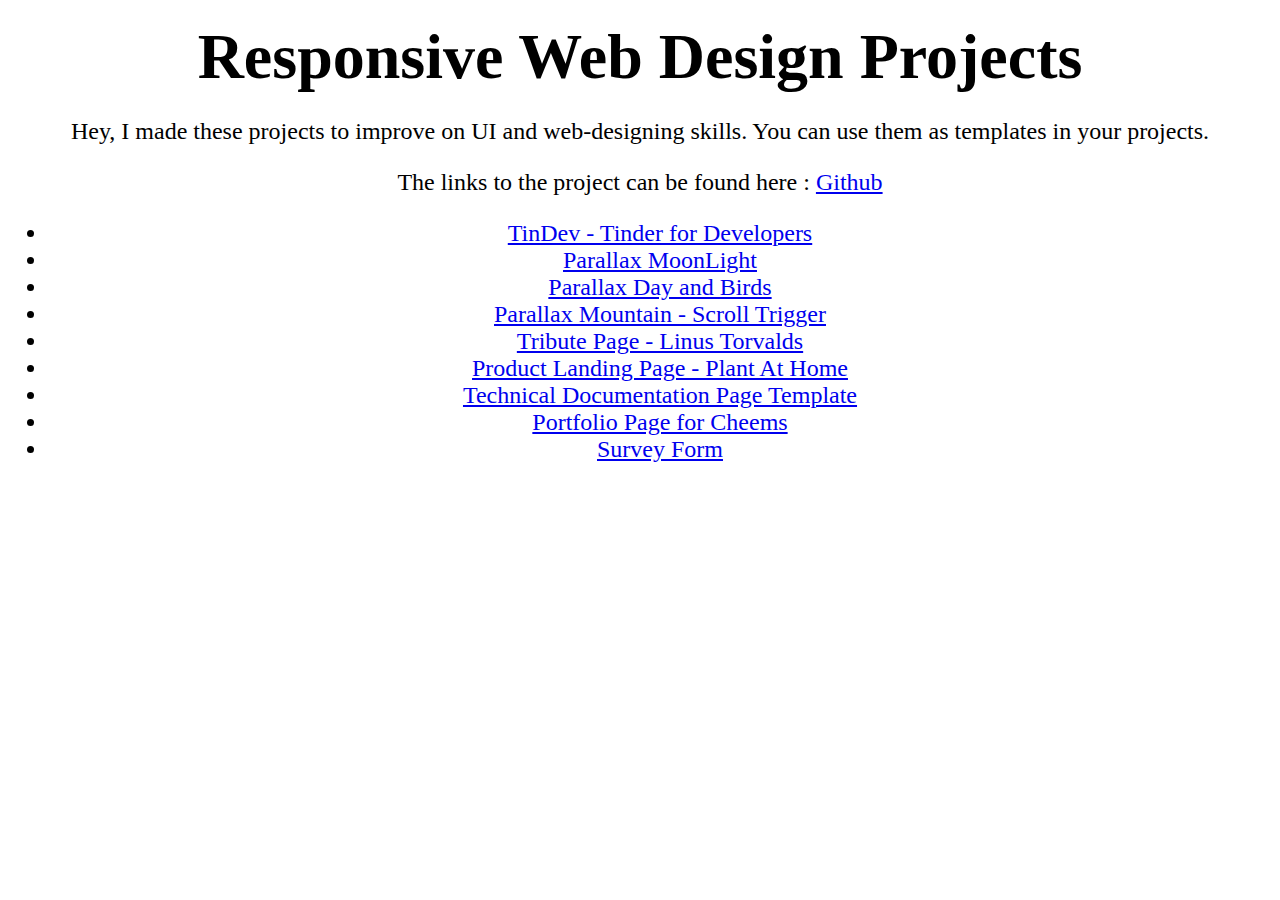
<file: index.html>
<!DOCTYPE html>
<html lang="en">
<head>
    <meta charset="UTF-8">
    <meta http-equiv="X-UA-Compatible" content="IE=edge">
    <meta name="viewport" content="width=device-width, initial-scale=1.0">
    <link rel="stylesheet" href="style.css">
    <link href="https://cdn.jsdelivr.net/npm/bootstrap@5.0.2/dist/css/bootstrap.min.css" rel="stylesheet" integrity="sha384-EVSTQN3/azprG1Anm3QDgpJLIm9Nao0Yz1ztcQTwFspd3yD65VohhpuuCOmLASjC" crossorigin="anonymous">
<script src="https://cdn.jsdelivr.net/npm/bootstrap@5.0.2/dist/js/bootstrap.bundle.min.js" integrity="sha384-MrcW6ZMFYlzcLA8Nl+NtUVF0sA7MsXsP1UyJoMp4YLEuNSfAP+JcXn/tWtIaxVXM" crossorigin="anonymous"></script>
    <title>Web Design</title>
</head>
<body>
    <h1 class="heading">Responsive Web Design Projects</h1>
    <p>Hey, I made these projects to improve on UI and web-designing skills. You can use them as templates in your projects.</p>
    <p>The links to the project can be found here : <a href="https://github.com/metakunal/responsivewebdesign" target="_blank" rel="noopener noreferrer">Github</a> </p>
    <ul class="list-group items">
        <li class="list-group-item"> <a href="TinDev/index.html" target="_blank">TinDev - Tinder for Developers</a></li>
        <li class="list-group-item"> <a href="ParallaxNight/index.html" target="_blank">Parallax MoonLight </a></li>
        <li class="list-group-item"> <a href="ParallaxDay/index.html" target="_blank">Parallax Day and Birds </a></li>
        <li class="list-group-item"> <a href="ParallaxMountain/index.html" target="_blank">Parallax Mountain - Scroll Trigger </a></li>
        <li class="list-group-item"> <a href="tributePage/index.html" target="_blank">Tribute Page - Linus Torvalds</a></li>
        <li class="list-group-item"> <a href="landingPage/index.html" target="_blank">Product Landing Page - Plant At Home</a></li>
        <li class="list-group-item"> <a href="technicalDocumentationPage/index.html" target="_blank">Technical Documentation Page Template</a></li>
        <li class="list-group-item"> <a href="personalPortfolio/index.html" target="_blank">Portfolio Page for Cheems</a></li>
        <li class="list-group-item"> <a href="surveyForm/index.html" target="_blank">Survey Form</a></li>
   

      </ul>
</body>
</html>
</file>
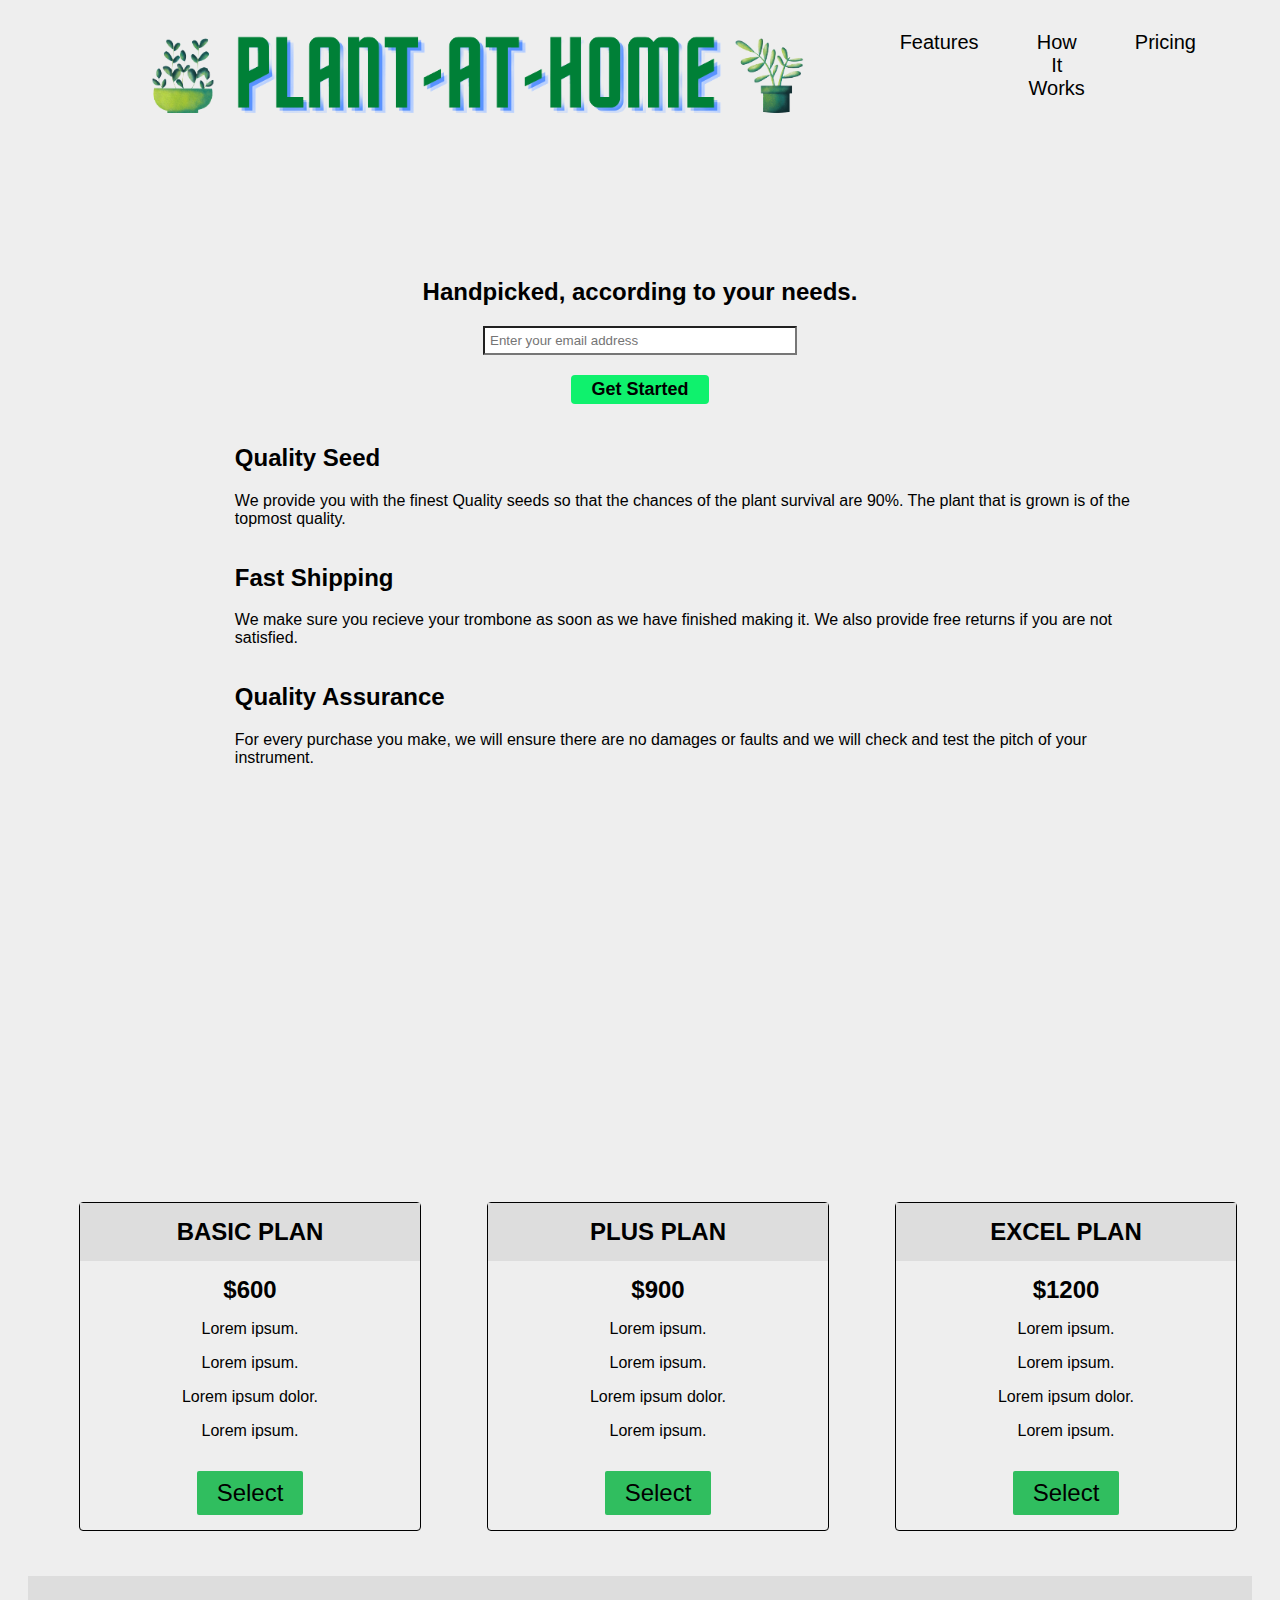
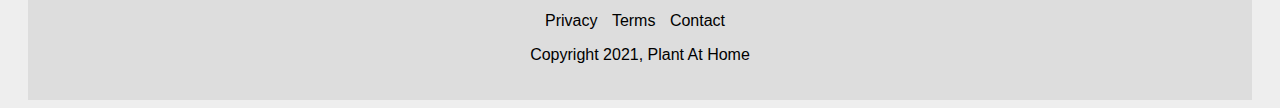
<file: landingPage/index.html>
<!DOCTYPE html>
<html lang="en">

<head>
  <meta charset="UTF-8">
  <meta http-equiv="X-UA-Compatible" content="IE=edge">
  <meta name="viewport" content="width=device-width, initial-scale=1.0">
  <link rel="stylesheet" href="style.css">
  <title>Document</title>
</head>

<body>
  <!-- Font Awesome Icons -->
  <link rel="stylesheet" href="https://use.fontawesome.com/releases/v5.8.1/css/all.css"
    integrity="sha384-50oBUHEmvpQ+1lW4y57PTFmhCaXp0ML5d60M1M7uH2+nqUivzIebhndOJK28anvf" crossorigin="anonymous" />


  <div class="main">

    <header id="header">

      <div class="logo">
        <img id="header-img" alt="Company logo" src="logo.png" />
      </div>

      <nav id="nav-bar">
        <ul>
          <li><a class="nav-link" href="#features">Features</a></li>
          <li><a class="nav-link" href="#how-it-works">How It Works</a></li>
          <li><a class="nav-link" href="#pricing">Pricing</a></li>
        </ul>
      </nav>
    </header>

    <div class="form">
      <h2>Handpicked, according to your needs.</h2>
      <form id="form" action="https://www.freecodecamp.com/email-submit">
        <input type="email" placeholder="Enter your email address" name="email" id="email" required />
        <input id="submit" type="submit" value="Get Started" />
      </form>
    </div>

    <div id="features">
      <div class="card">
        <div class="icon"><i class="fa fa-3x fa-fire"></i></div>
        <div class="content">
          <h2>Quality Seed</h2>
          <p>
            We provide you with the finest Quality seeds so that the
            chances of the plant survival are 90%. The plant that is grown is of the topmost quality.
          </p>
        </div>
      </div>

      <div class="card">
        <div class="icon"><i class="fa fa-3x fa-truck"></i></div>
        <div class="content">
          <h2>Fast Shipping</h2>
          <p>
            We make sure you recieve your trombone as soon as we have finished
            making it. We also provide free returns if you are not satisfied.
          </p>
        </div>
      </div>

      <div class="card">
        <div class="icon"><i class="fa fa-3x fa-battery-full"></i></div>
        <div class="content">
          <h2>Quality Assurance</h2>
          <p>
            For every purchase you make, we will ensure there are no damages or
            faults and we will check and test the pitch of your instrument.
          </p>
        </div>
      </div>
    </div>

    <div id="how-it-works">
      <iframe id="video" width="560" height="315" src="https://www.youtube.com/embed/Qa1ijMx6-sI" title="YouTube video player"
        frameborder="0" allow="accelerometer; autoplay; clipboard-write; encrypted-media; gyroscope; picture-in-picture"
        allowfullscreen></iframe>
    </div>

    <div id="pricing">
      <div class="card">
        <h2>BASIC PLAN</h2>
        <strong>$600</strong>
        <p>Lorem ipsum.</p>
        <p>Lorem ipsum.</p>
        <p>Lorem ipsum dolor.</p>
        <p>Lorem ipsum.</p>
        <button>Select</button>
      </div>

      <div class="card">
        <h2>PLUS PLAN</h2>
        <strong>$900</strong>
        <p>Lorem ipsum.</p>
        <p>Lorem ipsum.</p>
        <p>Lorem ipsum dolor.</p>
        <p>Lorem ipsum.</p>
        <button>Select</button>
      </div>

      <div class="card">
        <h2>EXCEL PLAN</h2>
        <strong>$1200</strong>
        <p>Lorem ipsum.</p>
        <p>Lorem ipsum.</p>
        <p>Lorem ipsum dolor.</p>
        <p>Lorem ipsum.</p>
        <button>Select</button>
      </div>
    </div>

    <footer>
      <ul>
        <li><a href="#">Privacy</a></li>
        <li><a href="#">Terms</a></li>
        <li><a href="#">Contact</a></li>
      </ul>
      <p>Copyright 2021, Plant At Home</p>
    </footer>
  </div>
</body>

</html>
</file>
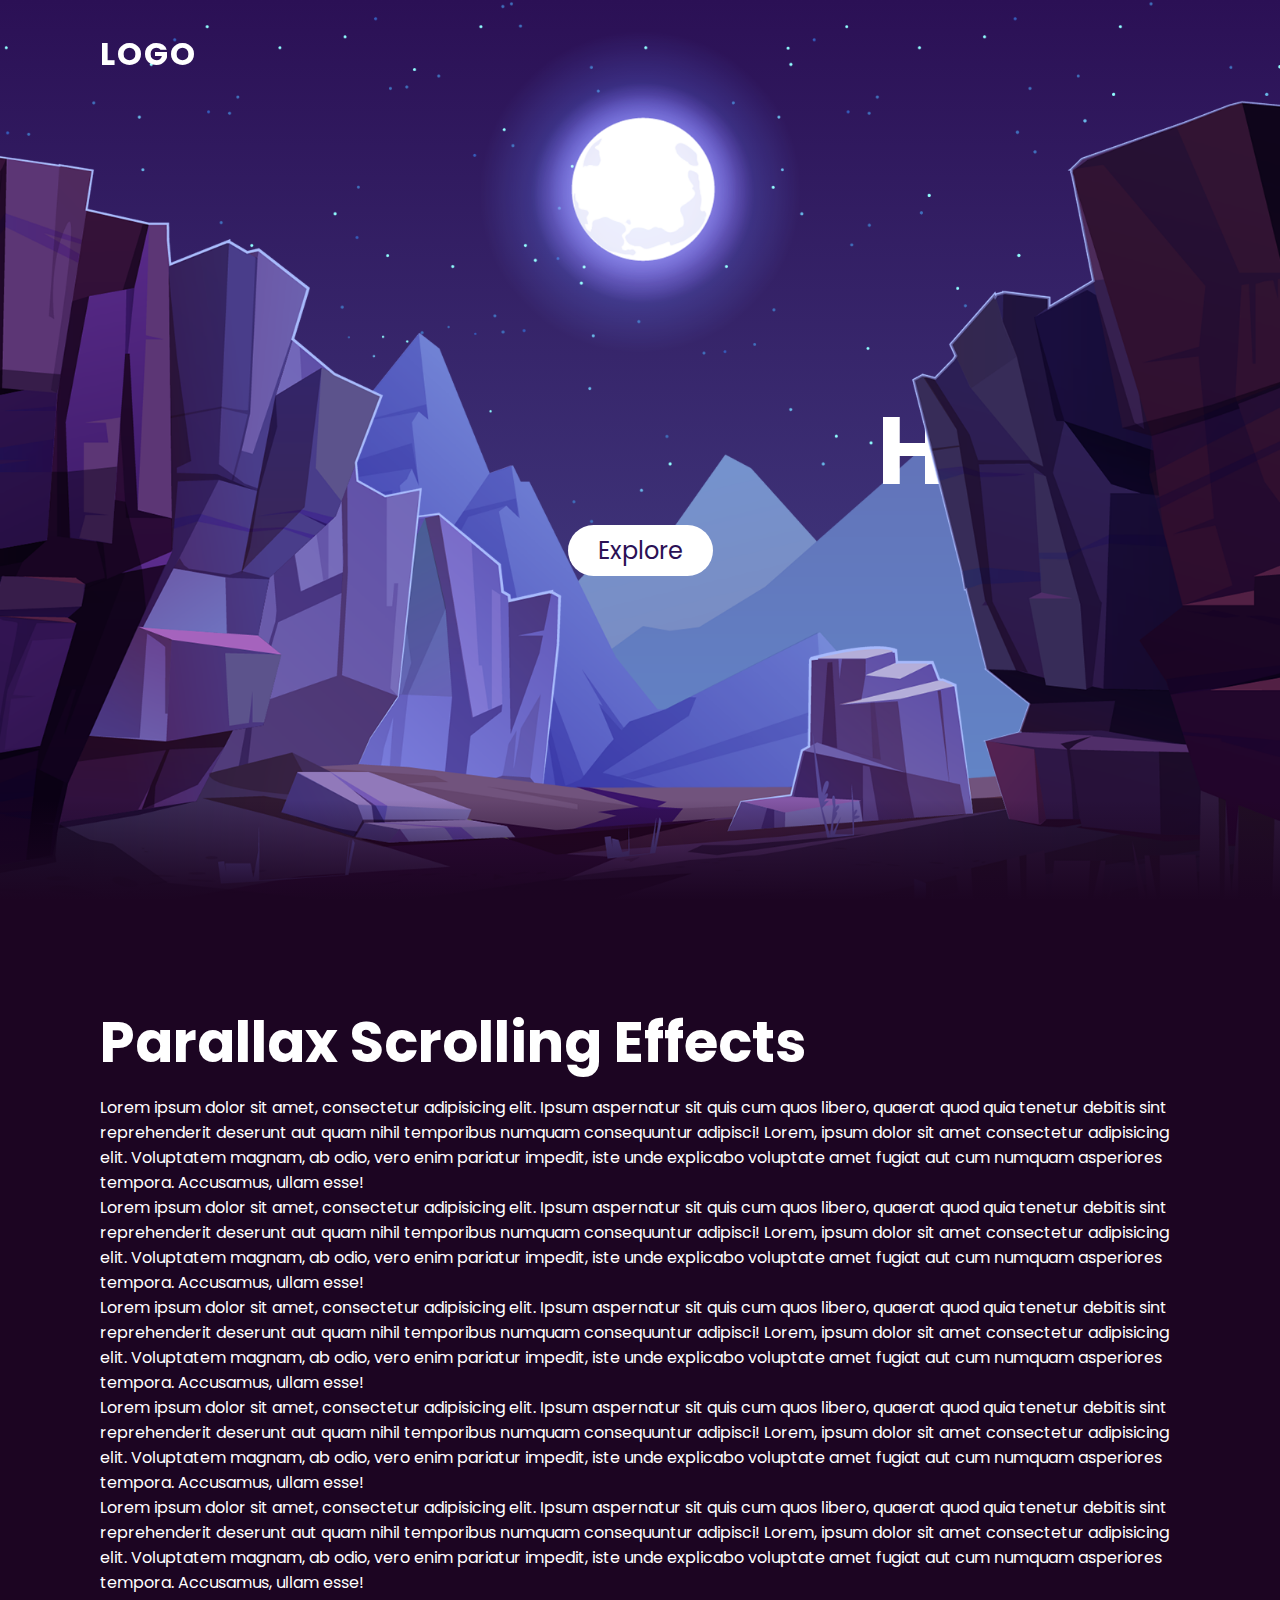
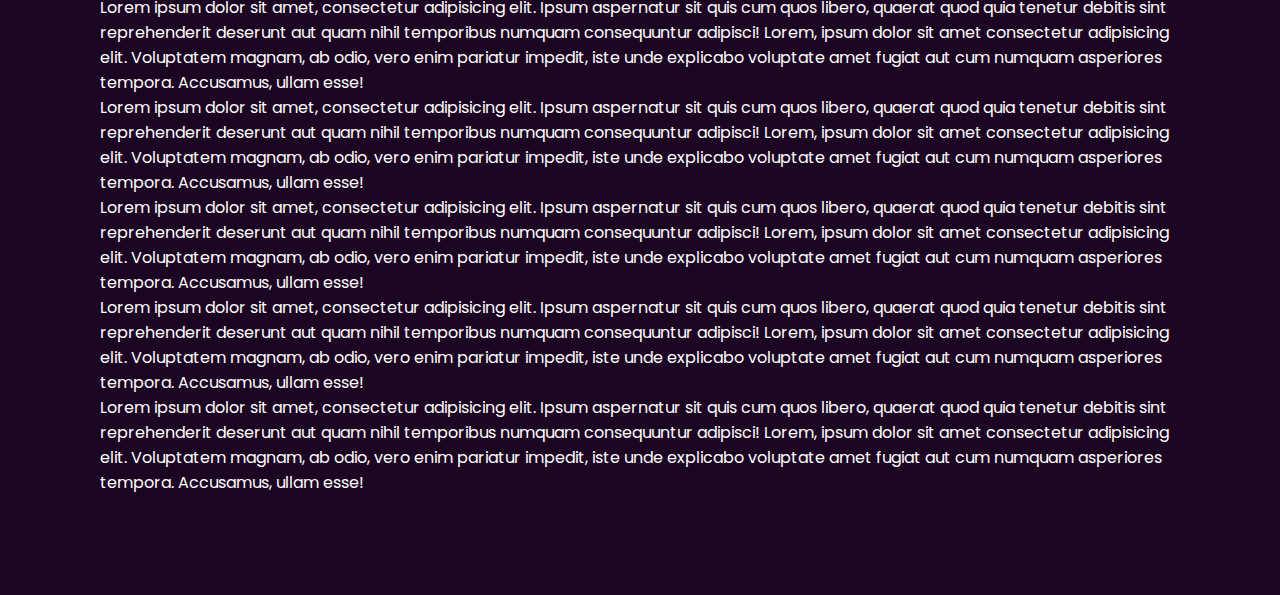
<file: ParallaxNight/index.html>
<!DOCTYPE html>
<html lang="en">

<head>
    <meta charset="UTF-8">
    <meta http-equiv="X-UA-Compatible" content="IE=edge">
    <meta name="viewport" content="width=device-width, initial-scale=1.0">
    <link rel="stylesheet" href="style.css">
    <title>Document</title>
</head>

<body>
    <header>
        <a href="#" class="logo">Logo</a>
        <!-- <ul>
            <li><a href="#" class="active">Home</a></li>
            <li><a href="#">About</a></li>
            <li><a href="#">Work</a></li>
            <li><a href="#">Home</a></li> -->
        </ul>
    </header>
    <section>
        <img src="imgs/stars.png" id="stars">
        <img src="imgs/moon.png" id="moon">
        <img src="imgs/mountains_behind.png" id="mountains_behind">
        <h2 id="text">Hi :D, I m Kunal.</h2>
        <a href="#sec" id="btn">Explore</a>
        <img src="imgs/mountains_front.png" id="mountains_front">

    </section>
    <div class="sec" id="sec">
        <h2>Parallax Scrolling Effects</h2>
        <p>Lorem ipsum dolor sit amet, consectetur adipisicing elit. Ipsum aspernatur sit quis cum quos libero, quaerat
            quod quia tenetur debitis sint reprehenderit deserunt aut quam nihil temporibus numquam consequuntur
            adipisci! Lorem, ipsum dolor sit amet consectetur adipisicing elit. Voluptatem magnam, ab odio, vero enim
            pariatur impedit, iste unde explicabo voluptate amet fugiat aut cum numquam asperiores tempora. Accusamus,
            ullam esse!</p>

        <p>Lorem ipsum dolor sit amet, consectetur adipisicing elit. Ipsum aspernatur sit quis cum quos libero, quaerat
            quod quia tenetur debitis sint reprehenderit deserunt aut quam nihil temporibus numquam consequuntur
            adipisci! Lorem, ipsum dolor sit amet consectetur adipisicing elit. Voluptatem magnam, ab odio, vero enim
            pariatur impedit, iste unde explicabo voluptate amet fugiat aut cum numquam asperiores tempora. Accusamus,
            ullam esse!</p>
        <p>Lorem ipsum dolor sit amet, consectetur adipisicing elit. Ipsum aspernatur sit quis cum quos libero, quaerat
            quod quia tenetur debitis sint reprehenderit deserunt aut quam nihil temporibus numquam consequuntur
            adipisci! Lorem, ipsum dolor sit amet consectetur adipisicing elit. Voluptatem magnam, ab odio, vero enim
            pariatur impedit, iste unde explicabo voluptate amet fugiat aut cum numquam asperiores tempora. Accusamus,
            ullam esse!</p>
        <p>Lorem ipsum dolor sit amet, consectetur adipisicing elit. Ipsum aspernatur sit quis cum quos libero, quaerat
            quod quia tenetur debitis sint reprehenderit deserunt aut quam nihil temporibus numquam consequuntur
            adipisci! Lorem, ipsum dolor sit amet consectetur adipisicing elit. Voluptatem magnam, ab odio, vero enim
            pariatur impedit, iste unde explicabo voluptate amet fugiat aut cum numquam asperiores tempora. Accusamus,
            ullam esse!</p>
        <p>Lorem ipsum dolor sit amet, consectetur adipisicing elit. Ipsum aspernatur sit quis cum quos libero, quaerat
            quod quia tenetur debitis sint reprehenderit deserunt aut quam nihil temporibus numquam consequuntur
            adipisci! Lorem, ipsum dolor sit amet consectetur adipisicing elit. Voluptatem magnam, ab odio, vero enim
            pariatur impedit, iste unde explicabo voluptate amet fugiat aut cum numquam asperiores tempora. Accusamus,
            ullam esse!</p>

        <p>Lorem ipsum dolor sit amet, consectetur adipisicing elit. Ipsum aspernatur sit quis cum quos libero, quaerat
            quod quia tenetur debitis sint reprehenderit deserunt aut quam nihil temporibus numquam consequuntur
            adipisci! Lorem, ipsum dolor sit amet consectetur adipisicing elit. Voluptatem magnam, ab odio, vero enim
            pariatur impedit, iste unde explicabo voluptate amet fugiat aut cum numquam asperiores tempora. Accusamus,
            ullam esse!</p>

        <p>Lorem ipsum dolor sit amet, consectetur adipisicing elit. Ipsum aspernatur sit quis cum quos libero, quaerat
            quod quia tenetur debitis sint reprehenderit deserunt aut quam nihil temporibus numquam consequuntur
            adipisci! Lorem, ipsum dolor sit amet consectetur adipisicing elit. Voluptatem magnam, ab odio, vero enim
            pariatur impedit, iste unde explicabo voluptate amet fugiat aut cum numquam asperiores tempora. Accusamus,
            ullam esse!</p>

        <p>Lorem ipsum dolor sit amet, consectetur adipisicing elit. Ipsum aspernatur sit quis cum quos libero, quaerat
            quod quia tenetur debitis sint reprehenderit deserunt aut quam nihil temporibus numquam consequuntur
            adipisci! Lorem, ipsum dolor sit amet consectetur adipisicing elit. Voluptatem magnam, ab odio, vero enim
            pariatur impedit, iste unde explicabo voluptate amet fugiat aut cum numquam asperiores tempora. Accusamus,
            ullam esse!</p>

        <p>Lorem ipsum dolor sit amet, consectetur adipisicing elit. Ipsum aspernatur sit quis cum quos libero, quaerat
            quod quia tenetur debitis sint reprehenderit deserunt aut quam nihil temporibus numquam consequuntur
            adipisci! Lorem, ipsum dolor sit amet consectetur adipisicing elit. Voluptatem magnam, ab odio, vero enim
            pariatur impedit, iste unde explicabo voluptate amet fugiat aut cum numquam asperiores tempora. Accusamus,
            ullam esse!</p>

        <p>Lorem ipsum dolor sit amet, consectetur adipisicing elit. Ipsum aspernatur sit quis cum quos libero, quaerat
            quod quia tenetur debitis sint reprehenderit deserunt aut quam nihil temporibus numquam consequuntur
            adipisci! Lorem, ipsum dolor sit amet consectetur adipisicing elit. Voluptatem magnam, ab odio, vero enim
            pariatur impedit, iste unde explicabo voluptate amet fugiat aut cum numquam asperiores tempora. Accusamus,
            ullam esse!</p>


    </div>
    <script src="https://ajax.googleapis.com/ajax/libs/jquery/3.6.0/jquery.min.js"></script>
    <script src="script.js"></script>
</body>

</html>
</file>
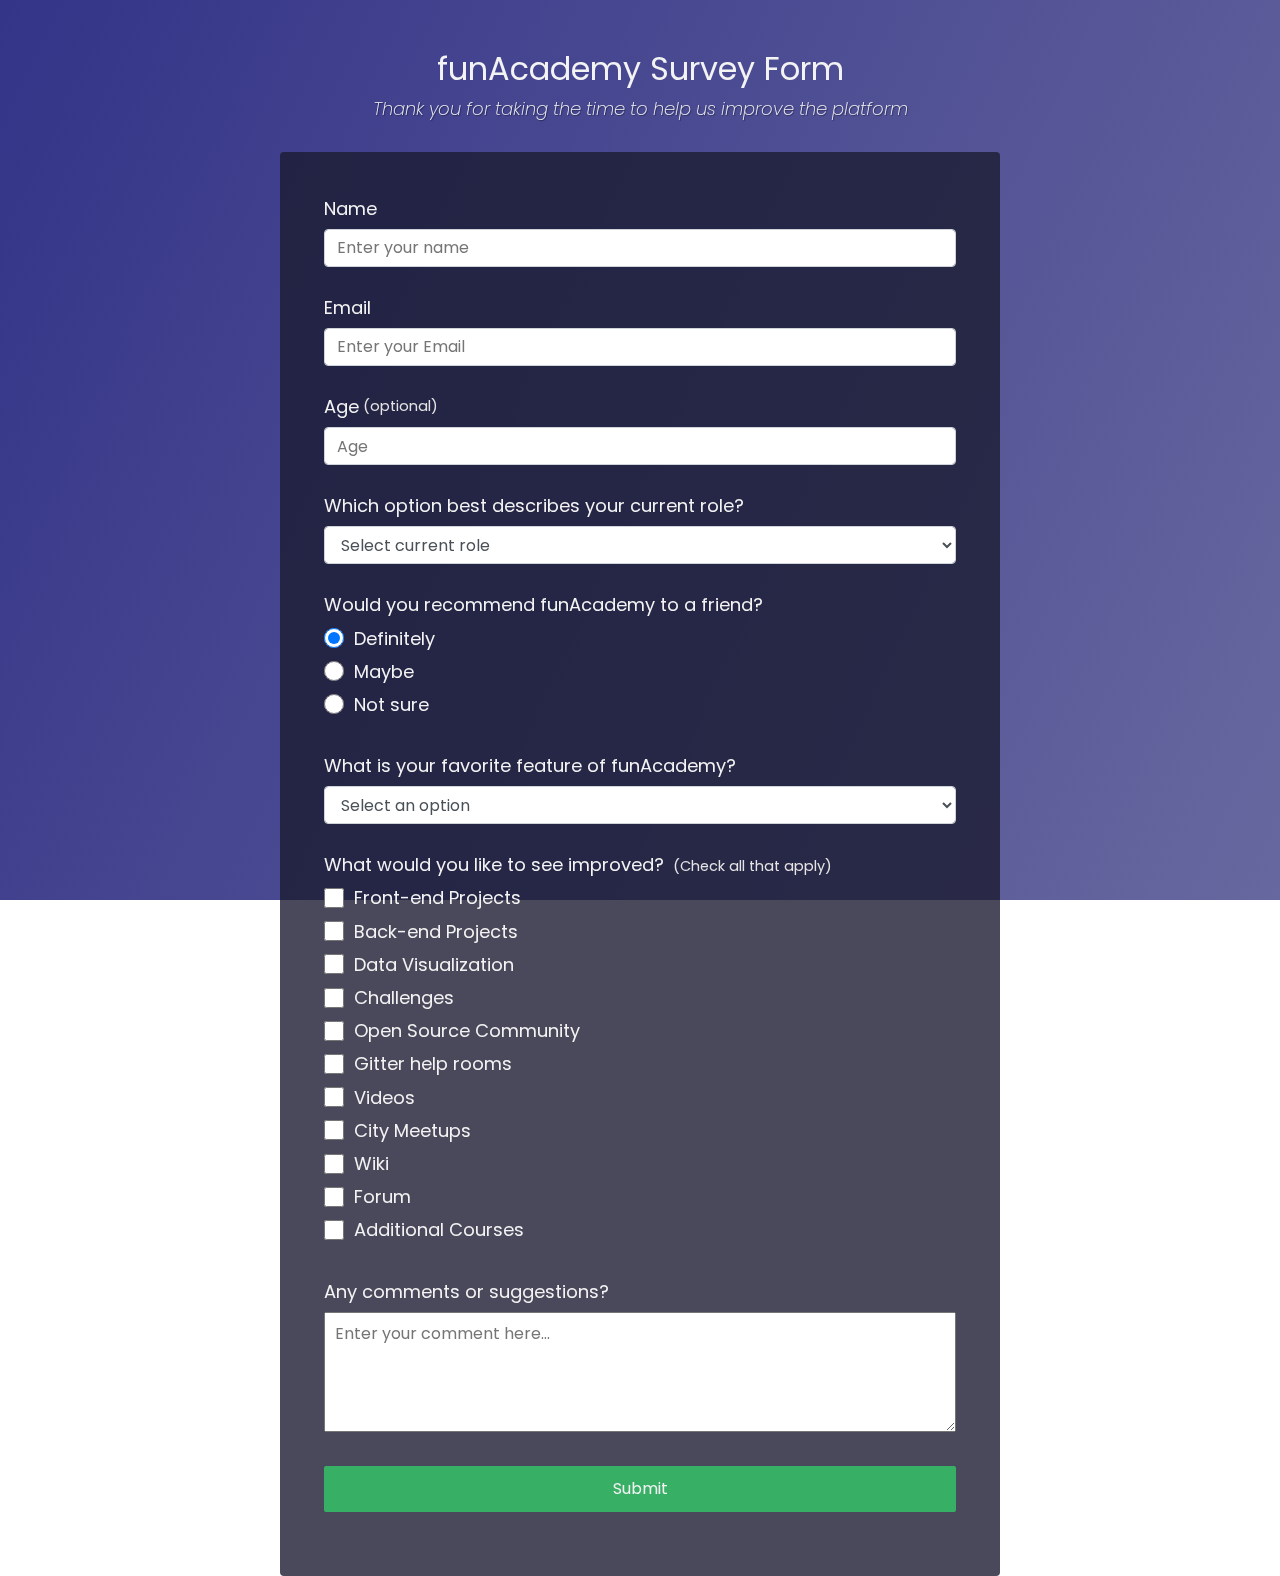
<file: surveyForm/index.html>
<!DOCTYPE html>
<html lang="en">

<head>
    <meta charset="UTF-8">
    <meta http-equiv="X-UA-Compatible" content="IE=edge">
    <meta name="viewport" content="width=device-width, initial-scale=1.0">
    <link rel="stylesheet" href="style.css">
    <title>Survey Form</title>
</head>

<body>
    <div class="container">
        <header class="header">
          <h1 id="title" class="text-center">funAcademy Survey Form</h1>
          <p id="description" class="description text-center">
            Thank you for taking the time to help us improve the platform
          </p>
        </header>
        <form id="survey-form">
          <div class="form-group">
            <label id="name-label" for="name">Name</label>
            <input
              type="text"
              name="name"
              id="name"
              class="form-ctrl"
              placeholder="Enter your name"
              required
            />
          </div>
          <div class="form-group">
            <label id="email-label" for="email">Email</label>
            <input
              type="email"
              name="email"
              id="email"
              class="form-ctrl"
              placeholder="Enter your Email"
              required
            />
          </div>
          <div class="form-group">
            <label id="number-label" for="number"
              >Age<span class="clue">(optional)</span></label
            >
            <input
              type="number"
              name="age"
              id="number"
              min="10"
              max="99"
              class="form-ctrl"
              placeholder="Age"
            />
          </div>
          <div class="form-group">
            <p>Which option best describes your current role?</p>
            <select id="dropdown" name="role" class="form-ctrl" required>
              <option disabled selected value>Select current role</option>
              <option value="student">Student</option>
              <option value="job">Full Time Job</option>
              <option value="learner">Full Time Learner</option>
              <option value="preferNo">Prefer not to say</option>
              <option value="other">Other</option>
            </select>
          </div>
      
          <div class="form-group">
            <p>Would you recommend funAcademy to a friend?</p>
            <label>
              <input
                name="user-recommend"
                value="definitely"
                type="radio"
                class="input-radio"
                checked
              />Definitely</label
            >
            <label>
              <input
                name="user-recommend"
                value="maybe"
                type="radio"
                class="input-radio"
              />Maybe</label
            >
      
            <label
              ><input
                name="user-recommend"
                value="not-sure"
                type="radio"
                class="input-radio"
              />Not sure</label
            >
          </div>
      
          <div class="form-group">
            <p>
              What is your favorite feature of funAcademy?
            </p>
            <select id="most-like" name="mostLike" class="form-ctrl" required>
              <option disabled selected value>Select an option</option>
              <option value="challenges">Challenges</option>
              <option value="projects">Projects</option>
              <option value="community">Community</option>
              <option value="openSource">Open Source</option>
            </select>
          </div>
      
          <div class="form-group">
            <p>
              What would you like to see improved?
              <span class="clue">(Check all that apply)</span>
            </p>
      
            <label
              ><input
                name="prefer"
                value="front-end-projects"
                type="checkbox"
                class="input-checkbox"
              />Front-end Projects</label
            >
            <label>
              <input
                name="prefer"
                value="back-end-projects"
                type="checkbox"
                class="input-checkbox"
              />Back-end Projects</label
            >
            <label
              ><input
                name="prefer"
                value="data-visualization"
                type="checkbox"
                class="input-checkbox"
              />Data Visualization</label
            >
            <label
              ><input
                name="prefer"
                value="challenges"
                type="checkbox"
                class="input-checkbox"
              />Challenges</label
            >
            <label
              ><input
                name="prefer"
                value="open-source-community"
                type="checkbox"
                class="input-checkbox"
              />Open Source Community</label
            >
            <label
              ><input
                name="prefer"
                value="gitter-help-rooms"
                type="checkbox"
                class="input-checkbox"
              />Gitter help rooms</label
            >
            <label
              ><input
                name="prefer"
                value="videos"
                type="checkbox"
                class="input-checkbox"
              />Videos</label
            >
            <label
              ><input
                name="prefer"
                value="city-meetups"
                type="checkbox"
                class="input-checkbox"
              />City Meetups</label
            >
            <label
              ><input
                name="prefer"
                value="wiki"
                type="checkbox"
                class="input-checkbox"
              />Wiki</label
            >
            <label
              ><input
                name="prefer"
                value="forum"
                type="checkbox"
                class="input-checkbox"
              />Forum</label
            >
            <label
              ><input
                name="prefer"
                value="additional-courses"
                type="checkbox"
                class="input-checkbox"
              />Additional Courses</label
            >
          </div>
      
          <div class="form-group">
            <p>Any comments or suggestions?</p>
            <textarea
              id="comments"
              class="input-textarea"
              name="comment"
              placeholder="Enter your comment here..."
            ></textarea>
          </div>
      
          <div class="form-group">
            <button type="submit" id="submit" class="submit-button">
              Submit
            </button>
          </div>
        </form>
      </div>
      
</body>

</html>
</file>
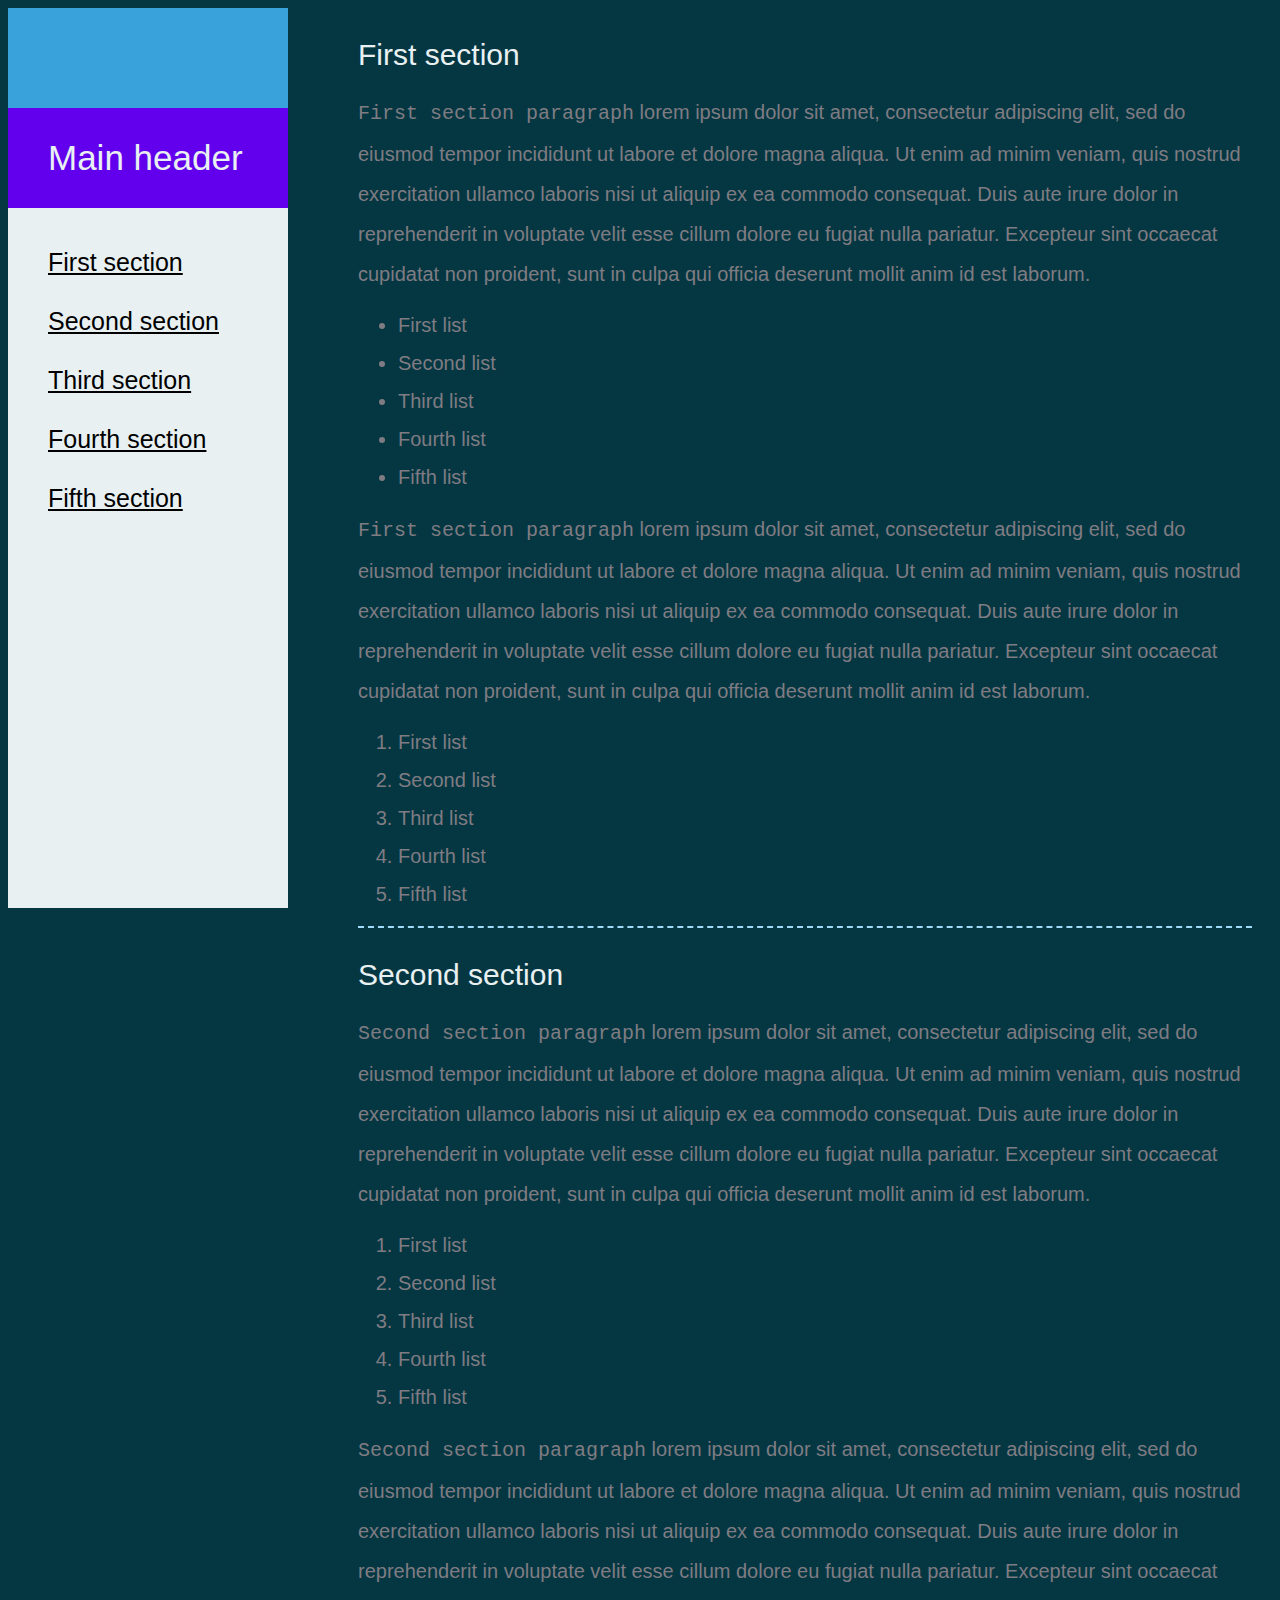
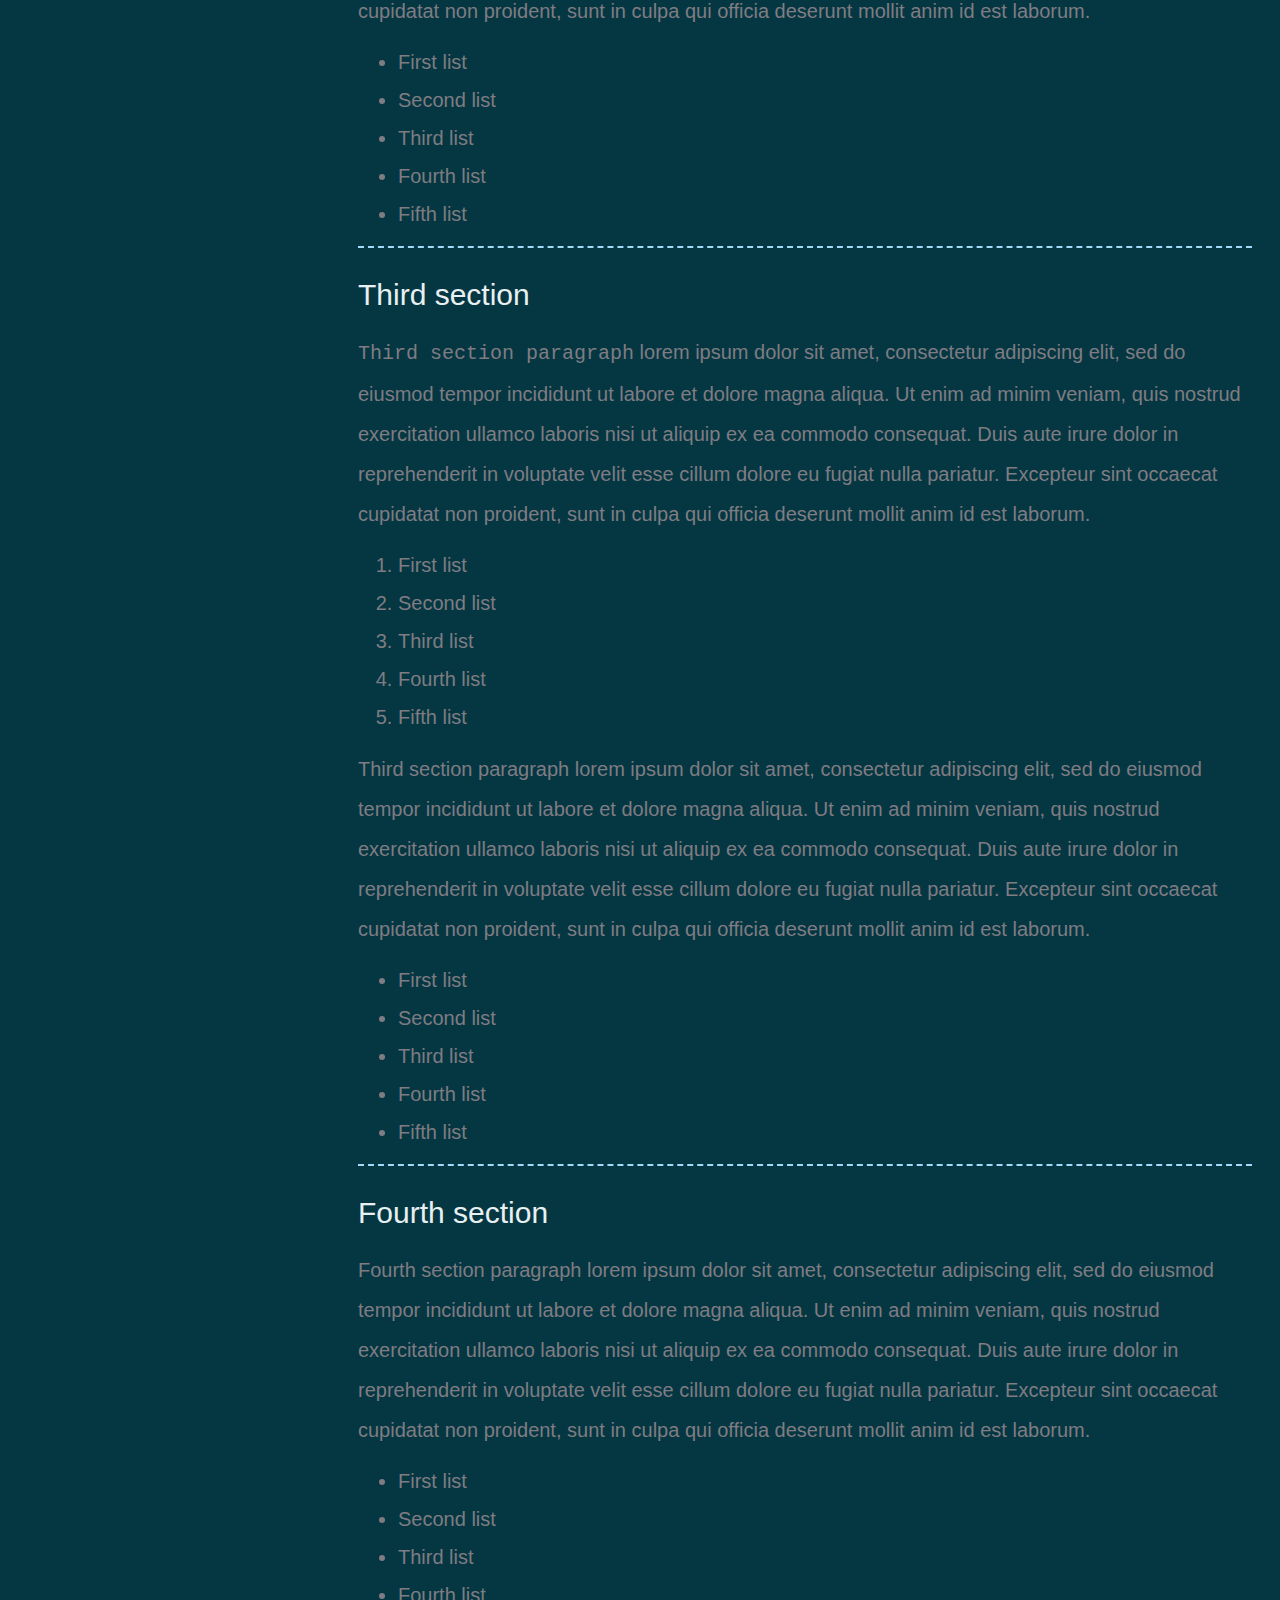
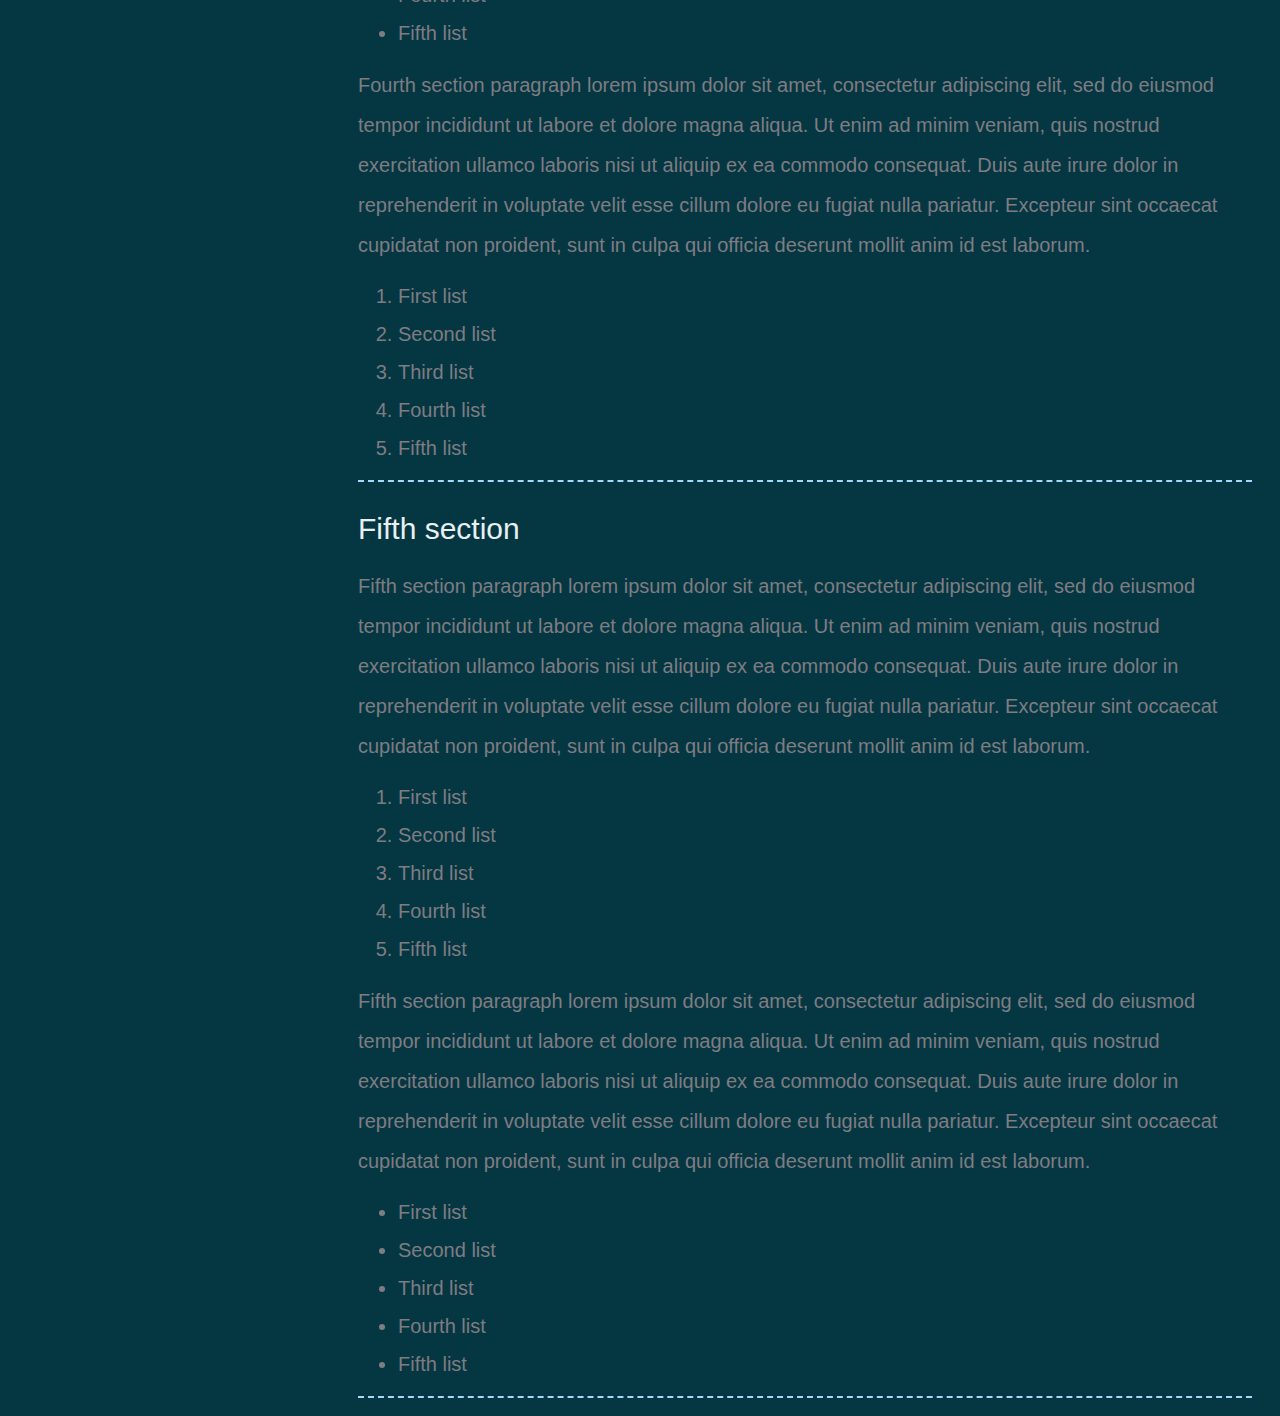
<file: technicalDocumentationPage/index.html>
<!DOCTYPE html>
<html lang="en">
<head>
    <meta charset="UTF-8">
    <meta http-equiv="X-UA-Compatible" content="IE=edge">
    <meta name="viewport" content="width=device-width, initial-scale=1.0">
    <link rel="stylesheet" href="style.css">
    <title>Documentation</title>
</head>
<body>
<main id="main-doc">
  <nav id="navbar">
    <div class="divider"></div>
    <header>Main header</header>
    <ul>
      <li><a class="nav-link" href="#First_section">First section</a></li>
      <li><a class="nav-link" href="#Second_section">Second section</a></li>
      <li><a class="nav-link" href="#Third_section">Third section</a></li>
      <li><a class="nav-link" href="#Fourth_section">Fourth section</a></li>
      <li><a class="nav-link" href="#Fifth_section">Fifth section</a></li>
    </ul>
  </nav>
  <div class="content">
  <section id="First_section" class="main-section">
    <header>First section</header>
    <p>
      <code>First section paragraph</code>
        lorem ipsum dolor sit amet, consectetur adipiscing elit, sed do eiusmod tempor incididunt ut labore et dolore magna aliqua. Ut enim ad minim veniam, quis nostrud exercitation ullamco laboris nisi ut aliquip ex ea commodo consequat. Duis aute irure dolor in reprehenderit in voluptate velit esse cillum dolore eu fugiat nulla pariatur. Excepteur sint occaecat cupidatat non proident, sunt in culpa qui officia deserunt mollit anim id est laborum.
      </p>
    
     <ul>
      <li>First list</li>
      <li>Second list</li>
      <li>Third list</li>
      <li>Fourth list</li>
      <li>Fifth list</li>
    </ul>
    
    <p>
      <code>First section paragraph</code>
        lorem ipsum dolor sit amet, consectetur adipiscing elit, sed do eiusmod tempor incididunt ut labore et dolore magna aliqua. Ut enim ad minim veniam, quis nostrud exercitation ullamco laboris nisi ut aliquip ex ea commodo consequat. Duis aute irure dolor in reprehenderit in voluptate velit esse cillum dolore eu fugiat nulla pariatur. Excepteur sint occaecat cupidatat non proident, sunt in culpa qui officia deserunt mollit anim id est laborum.
    </p>
    
     <ol>
      <li>First list</li>
      <li>Second list</li>
      <li>Third list</li>
      <li>Fourth list</li>
      <li>Fifth list</li>
    </ol>
    
  </section>
  <section id="Second_section" class="main-section">
    <header>Second section</header>
    <p>
      <code>Second section paragraph</code>
          lorem ipsum dolor sit amet, consectetur adipiscing elit, sed do eiusmod tempor incididunt ut labore et dolore magna aliqua. Ut enim ad minim veniam, quis nostrud exercitation ullamco laboris nisi ut aliquip ex ea commodo consequat. Duis aute irure dolor in reprehenderit in voluptate velit esse cillum dolore eu fugiat nulla pariatur. Excepteur sint occaecat cupidatat non proident, sunt in culpa qui officia deserunt mollit anim id est laborum.
    </p>
      <ol>
      <li>First list</li>
      <li>Second list</li>
      <li>Third list</li>
      <li>Fourth list</li>
      <li>Fifth list</li>
    </ol>
    <p>
      <code>Second section paragraph</code>
          lorem ipsum dolor sit amet, consectetur adipiscing elit, sed do eiusmod tempor incididunt ut labore et dolore magna aliqua. Ut enim ad minim veniam, quis nostrud exercitation ullamco laboris nisi ut aliquip ex ea commodo consequat. Duis aute irure dolor in reprehenderit in voluptate velit esse cillum dolore eu fugiat nulla pariatur. Excepteur sint occaecat cupidatat non proident, sunt in culpa qui officia deserunt mollit anim id est laborum.
    </p>
     <ul>
      <li>First list</li>
      <li>Second list</li>
      <li>Third list</li>
      <li>Fourth list</li>
      <li>Fifth list</li>
    </ul>
  </section>
  <section id="Third_section" class="main-section">
    <header>Third section</header>
    <p>
      <code>Third section paragraph</code>
          lorem ipsum dolor sit amet, consectetur adipiscing elit, sed do eiusmod tempor incididunt ut labore et dolore magna aliqua. Ut enim ad minim veniam, quis nostrud exercitation ullamco laboris nisi ut aliquip ex ea commodo consequat. Duis aute irure dolor in reprehenderit in voluptate velit esse cillum dolore eu fugiat nulla pariatur. Excepteur sint occaecat cupidatat non proident, sunt in culpa qui officia deserunt mollit anim id est laborum.
    </p>
      <ol>
      <li>First list</li>
      <li>Second list</li>
      <li>Third list</li>
      <li>Fourth list</li>
      <li>Fifth list</li>
    </ol>
    <p>
      Third section paragraph lorem ipsum dolor sit amet, consectetur adipiscing elit, sed do eiusmod tempor incididunt ut labore et dolore magna aliqua. Ut enim ad minim veniam, quis nostrud exercitation ullamco laboris nisi ut aliquip ex ea commodo consequat. Duis aute irure dolor in reprehenderit in voluptate velit esse cillum dolore eu fugiat nulla pariatur. Excepteur sint occaecat cupidatat non proident, sunt in culpa qui officia deserunt mollit anim id est laborum.
    </p>
     <ul>
      <li>First list</li>
      <li>Second list</li>
      <li>Third list</li>
      <li>Fourth list</li>
      <li>Fifth list</li>
    </ul>
  </section>
  <section id="Fourth_section" class="main-section">
    <header>Fourth section</header>
    <p>
      Fourth section paragraph lorem ipsum dolor sit amet, consectetur adipiscing elit, sed do eiusmod tempor incididunt ut labore et dolore magna aliqua. Ut enim ad minim veniam, quis nostrud exercitation ullamco laboris nisi ut aliquip ex ea commodo consequat. Duis aute irure dolor in reprehenderit in voluptate velit esse cillum dolore eu fugiat nulla pariatur. Excepteur sint occaecat cupidatat non proident, sunt in culpa qui officia deserunt mollit anim id est laborum.
    </p>
     <ul>
      <li>First list</li>
      <li>Second list</li>
      <li>Third list</li>
      <li>Fourth list</li>
      <li>Fifth list</li>
    </ul>
    <p>
      Fourth section paragraph lorem ipsum dolor sit amet, consectetur adipiscing elit, sed do eiusmod tempor incididunt ut labore et dolore magna aliqua. Ut enim ad minim veniam, quis nostrud exercitation ullamco laboris nisi ut aliquip ex ea commodo consequat. Duis aute irure dolor in reprehenderit in voluptate velit esse cillum dolore eu fugiat nulla pariatur. Excepteur sint occaecat cupidatat non proident, sunt in culpa qui officia deserunt mollit anim id est laborum.
    </p>
     <ol>
      <li>First list</li>
      <li>Second list</li>
      <li>Third list</li>
      <li>Fourth list</li>
      <li>Fifth list</li>
    </ol>
  </section>
  <section id="Fifth_section" class="main-section">
    <header>Fifth section</header>
    <p>
      Fifth section paragraph lorem ipsum dolor sit amet, consectetur adipiscing elit, sed do eiusmod tempor incididunt ut labore et dolore magna aliqua. Ut enim ad minim veniam, quis nostrud exercitation ullamco laboris nisi ut aliquip ex ea commodo consequat. Duis aute irure dolor in reprehenderit in voluptate velit esse cillum dolore eu fugiat nulla pariatur. Excepteur sint occaecat cupidatat non proident, sunt in culpa qui officia deserunt mollit anim id est laborum.
    </p>
    
     <ol>
      <li>First list</li>
      <li>Second list</li>
      <li>Third list</li>
      <li>Fourth list</li>
      <li>Fifth list</li>
    </ol>
    <p>
      Fifth section paragraph lorem ipsum dolor sit amet, consectetur adipiscing elit, sed do eiusmod tempor incididunt ut labore et dolore magna aliqua. Ut enim ad minim veniam, quis nostrud exercitation ullamco laboris nisi ut aliquip ex ea commodo consequat. Duis aute irure dolor in reprehenderit in voluptate velit esse cillum dolore eu fugiat nulla pariatur. Excepteur sint occaecat cupidatat non proident, sunt in culpa qui officia deserunt mollit anim id est laborum.
    </p>
      <ul>
      <li>First list</li>
      <li>Second list</li>
      <li>Third list</li>
      <li>Fourth list</li>
      <li>Fifth list</li>
    </ul>
  </section>
 </div>
</main>
</body>
</html>
</file>
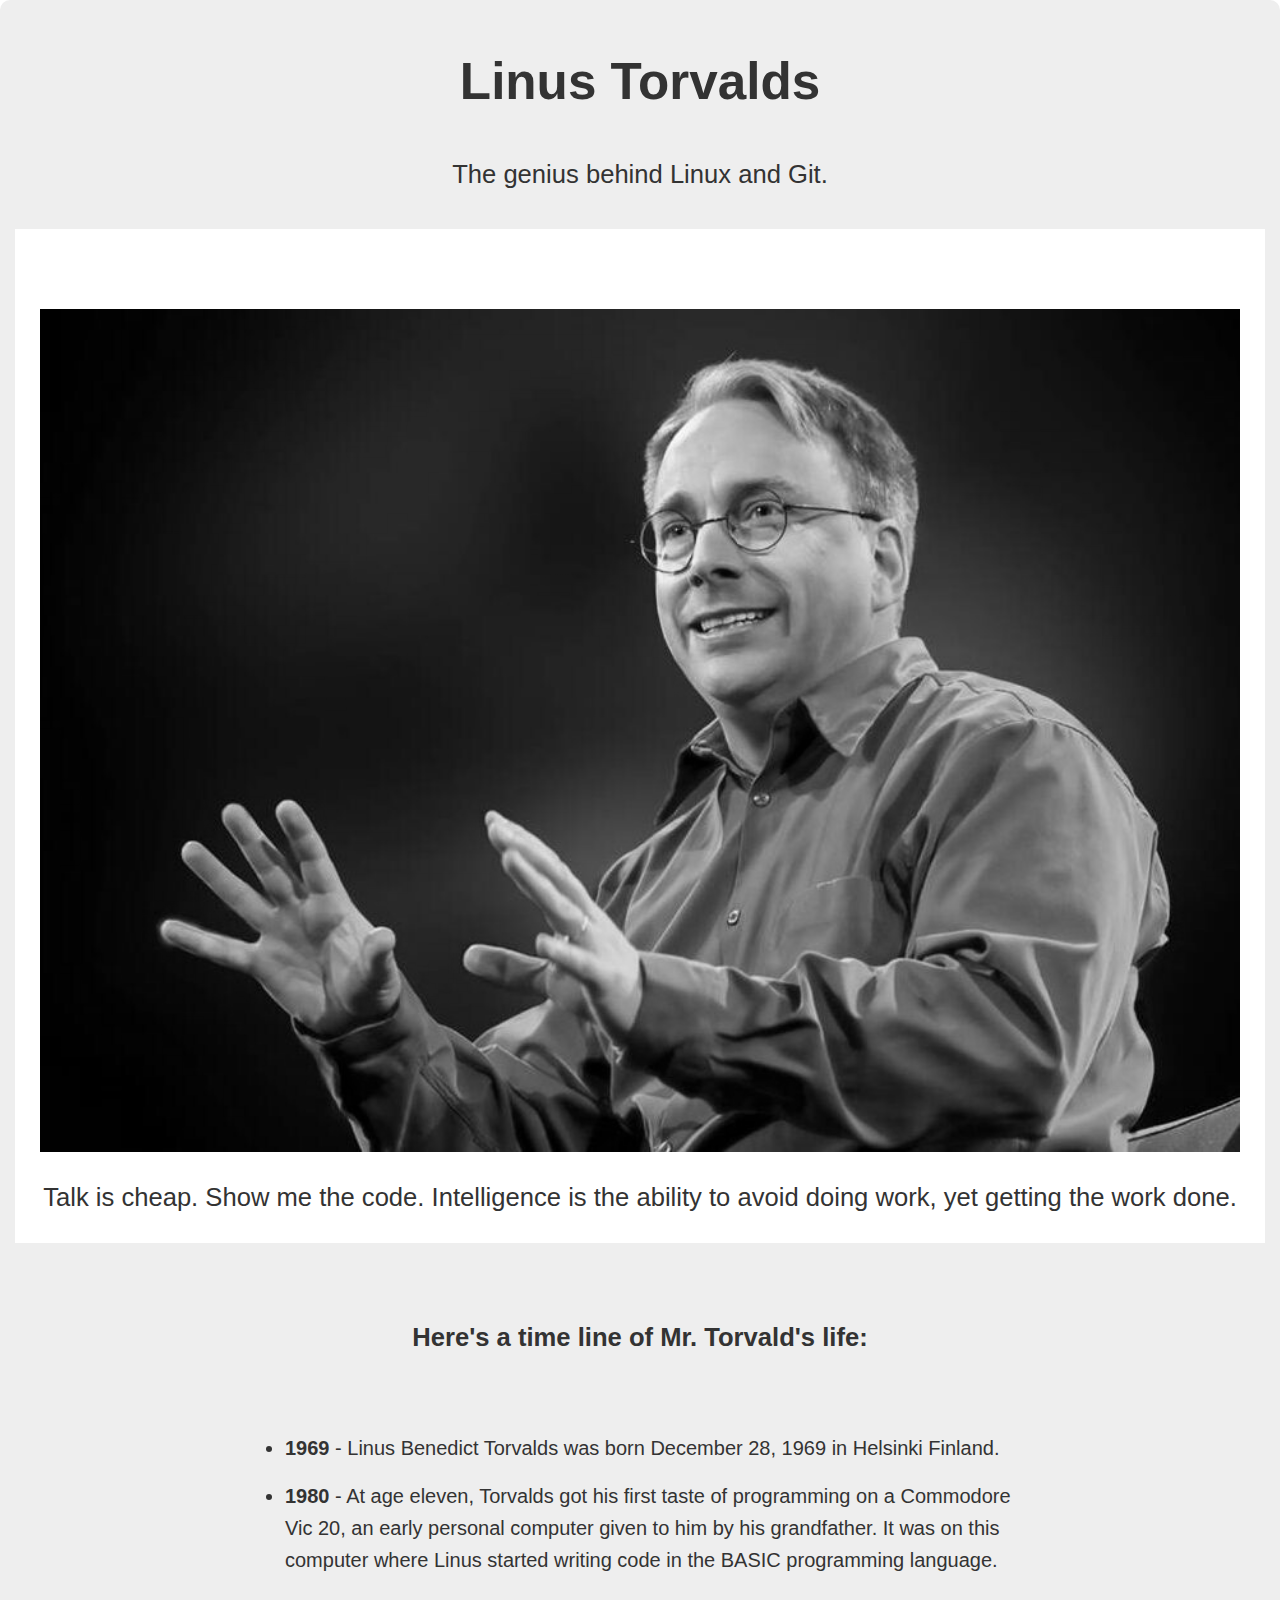
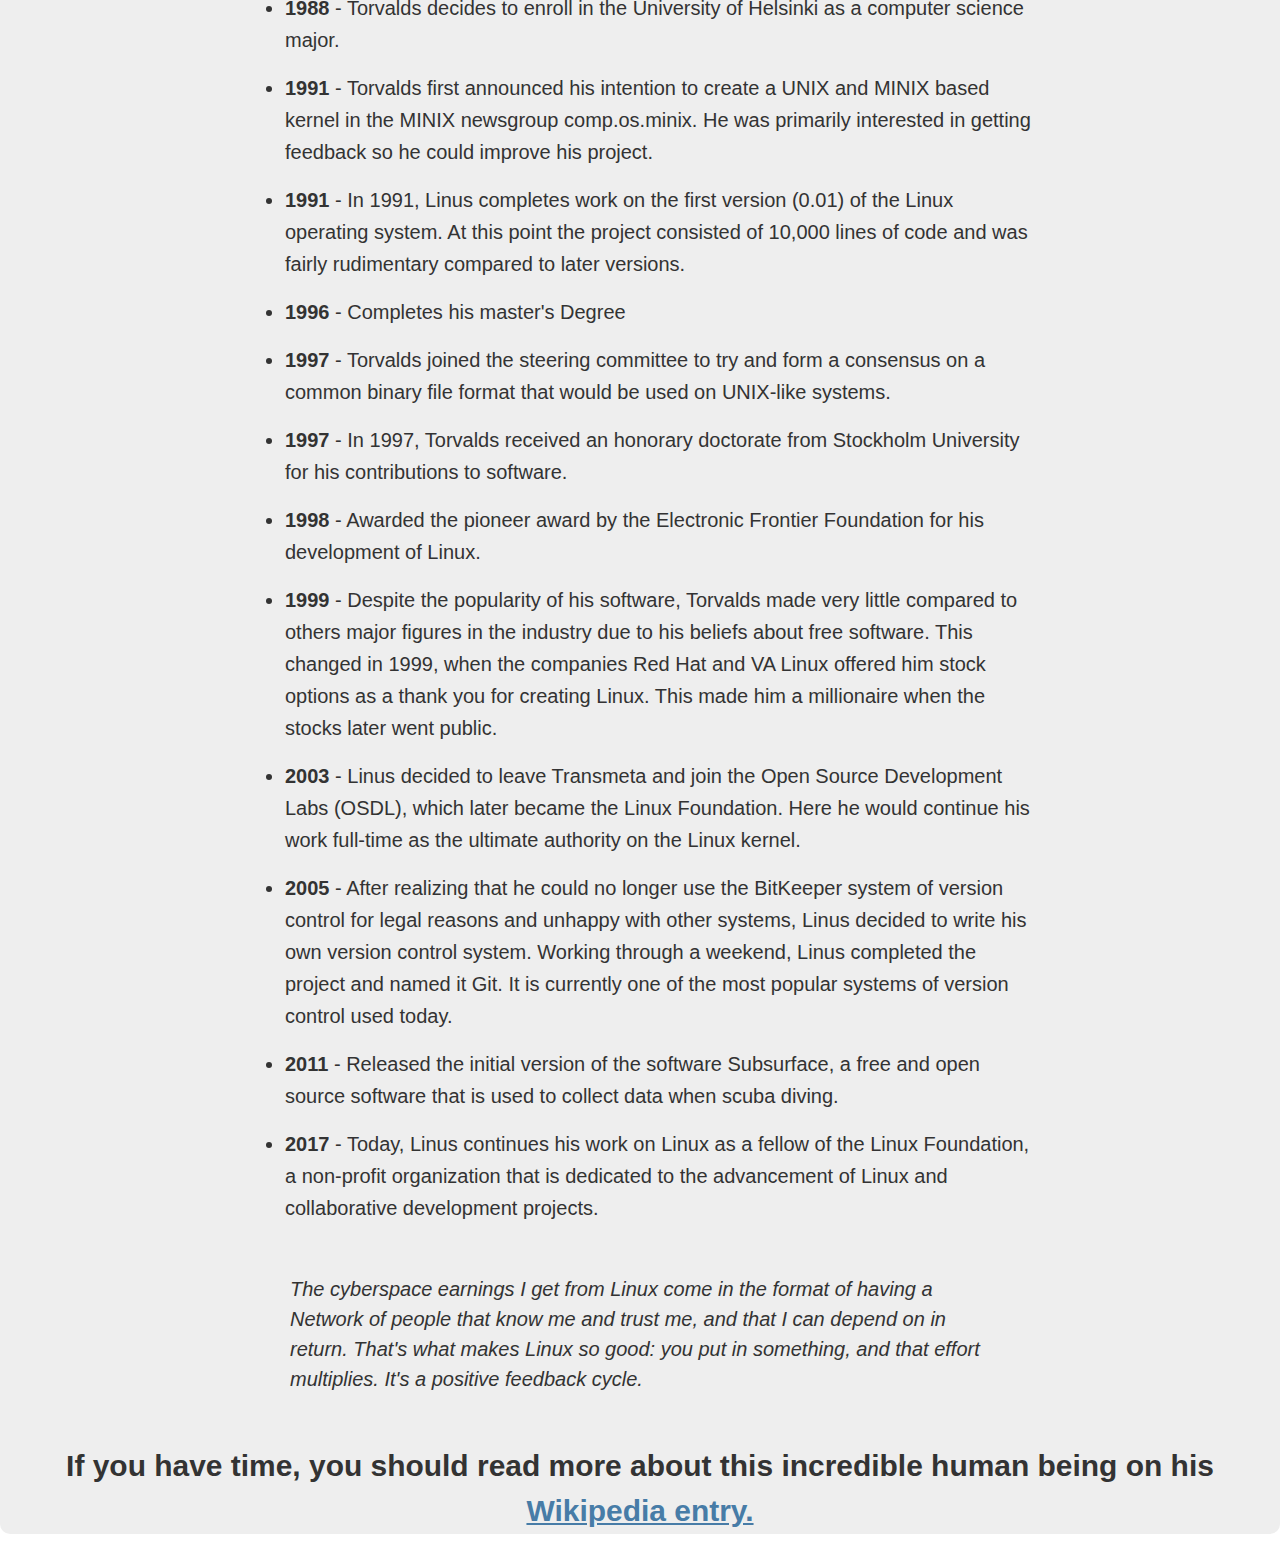
<file: tributePage/index.html>
<!DOCTYPE html>
<html lang="en">
<head>
    <meta charset="UTF-8">
    <meta http-equiv="X-UA-Compatible" content="IE=edge">
    <meta name="viewport" content="width=device-width, initial-scale=1.0">
    <link rel="stylesheet" href="style.css">
    <title>Document</title>
</head>
<body>
    <div id="main">
        <div id="title">
            <h1>Linus Torvalds</h1>
            <p>The genius behind Linux and Git.</p>
        </div>
        <div id="img-div">
            <img src="linus.jpg" alt="" id="image">
            <div id="img-caption">
                <p>Talk is cheap. Show me the code. Intelligence is the ability to avoid doing work, yet getting the work done.</p>
            </div>
        </div>
        <div id="tribute-info">
            <strong><p id="tribute-heading">Here's a time line of Mr. Torvald's life:</p></strong>
            
            <ul>
                <li><strong>1969</strong> - Linus Benedict Torvalds was born December 28, 1969 in Helsinki Finland.</li>
                <li><strong>1980</strong> - At age eleven, Torvalds got his first taste of programming on a Commodore Vic 20, an early personal computer given to him by his grandfather. It was on this computer where Linus started writing code in the BASIC programming language.</li>
                <li><strong>1988</strong> - Torvalds decides to enroll in the University of Helsinki as a computer science major.</li>
                <li><strong>1991</strong> - Torvalds first announced his intention to create a UNIX and MINIX based kernel in the MINIX newsgroup comp.os.minix. He was primarily interested in getting feedback so he could improve his project.</li>
                <li><strong>1991</strong> - In 1991, Linus completes work on the first version (0.01) of the Linux operating system. At this point the project consisted of 10,000 lines of code and was fairly rudimentary compared to later versions.</li>
                <li><strong>1996</strong> - Completes his master's Degree</li>
                <li><strong>1997</strong> - Torvalds joined the steering committee to try and form a consensus on a common binary file format that would be used on UNIX-like systems.</li>
                <li><strong>1997</strong> - In 1997, Torvalds received an honorary doctorate from Stockholm University for his contributions to software.</li>
                <li><strong>1998</strong> - Awarded the pioneer award by the Electronic Frontier Foundation for his development of Linux.</li>
                <li><strong>1999</strong> - Despite the popularity of his software, Torvalds made very little compared to others major figures in the industry due to his beliefs about free software. This changed in 1999, when the companies Red Hat and VA Linux offered him stock options as a thank you for creating Linux. This made him a millionaire when the stocks later went public.</li>
                <li><strong>2003</strong> - Linus decided to leave Transmeta and join the Open Source Development Labs (OSDL), which later became the Linux Foundation. Here he would continue his work full-time as the ultimate authority on the Linux kernel.</li>
                <li><strong>2005</strong> - After realizing that he could no longer use the BitKeeper system of version control for legal reasons and unhappy with other systems, Linus decided to write his own version control system. Working through a weekend, Linus completed the project and named it Git. It is currently one of the most popular systems of version control used today.</li>
                <li><strong>2011</strong> - Released the initial version of the software Subsurface, a free and open source software that is used to collect data when scuba diving.</li>
                <li><strong>2017</strong> - Today, Linus continues his work on Linux as a fellow of the Linux Foundation, a non-profit organization that is dedicated to the advancement of Linux and collaborative development projects.</li>
               

                
            </ul>
            <blockquote>
            <p>The cyberspace earnings I get from Linux come in the format of having a Network of people that know me and trust me, and that I can depend on in return.
                That's what makes Linux so good: you put in something, and that effort multiplies. It's a positive feedback cycle.</p></blockquote>
            <h3>If you have time, you should read more about this incredible human being on his 
        <a href="https://en.wikipedia.org/wiki/Linus_Torvalds" id="tribute-link" target="_blank">Wikipedia entry.</a></h3>
        </div>
        
    </div>
</body>
</html>
</file>
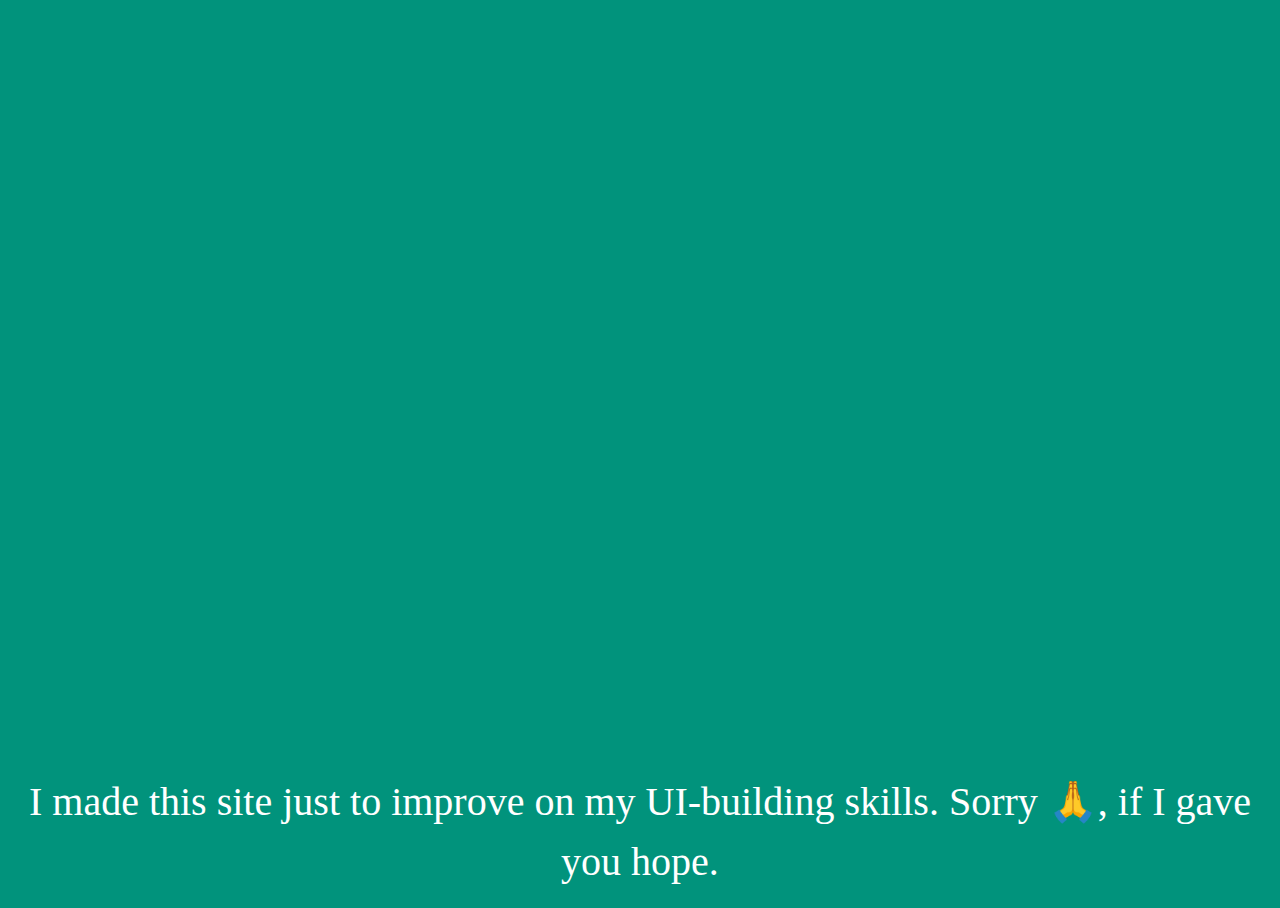
<file: TinDev/download.html>
<!DOCTYPE html>
<html lang="en">
<head>
    <meta charset="UTF-8">
    <meta http-equiv="X-UA-Compatible" content="IE=edge">
    <meta name="viewport" content="width=device-width, initial-scale=1.0">
    
    <!-- CSS Stylesheets -->
  <link rel="stylesheet" href="https://maxcdn.bootstrapcdn.com/bootstrap/4.0.0/css/bootstrap.min.css" integrity="sha384-Gn5384xqQ1aoWXA+058RXPxPg6fy4IWvTNh0E263XmFcJlSAwiGgFAW/dAiS6JXm" crossorigin="anonymous">
  <link rel="stylesheet" href="css/styles.css">
    
    <title>Download</title>

    <!-- Bootstrap Scripts -->
  <script src="https://code.jquery.com/jquery-3.2.1.slim.min.js" integrity="sha384-KJ3o2DKtIkvYIK3UENzmM7KCkRr/rE9/Qpg6aAZGJwFDMVNA/GpGFF93hXpG5KkN" crossorigin="anonymous"></script>
  <script src="https://cdnjs.cloudflare.com/ajax/libs/popper.js/1.12.9/umd/popper.min.js" integrity="sha384-ApNbgh9B+Y1QKtv3Rn7W3mgPxhU9K/ScQsAP7hUibX39j7fakFPskvXusvfa0b4Q" crossorigin="anonymous"></script>
  <script src="https://maxcdn.bootstrapcdn.com/bootstrap/4.0.0/js/bootstrap.min.js" integrity="sha384-JZR6Spejh4U02d8jOt6vLEHfe/JQGiRRSQQxSfFWpi1MquVdAyjUar5+76PVCmYl" crossorigin="anonymous"></script>
</head>
<body id="download">
    
    <div class="video">
        <iframe width="560" height="315" src="https://www.youtube.com/embed/38js-AAue_Y" title="YouTube video player" frameborder="0" allow="accelerometer; autoplay; clipboard-write; encrypted-media; gyroscope; picture-in-picture" allowfullscreen></iframe>
    </div>

      <!-- Footer -->

  <footer>

      <p id="pd">I made this site just to improve on my UI-building skills. Sorry 🙏, if I gave you hope.</p>

  </footer>

</body>
</html>
</file>
<file: style.css>
body{
    text-align: center;
}
.heading{
    margin: 20px;
    font-size: 4rem;
}
p{
    font-size: 1.5rem;
    padding-left: 2%;
    padding-right: 2%;
}

.items{
    font-size: 1.5rem;
}
</file>
<file: landingPage/style.css>
body {
  font-family: "Lato", sans-serif;
  background-color: #eeeeee;
}

.main {
  display: flex;
  flex-direction: column;
  max-width: 1280px;
  margin: 0 auto;
  padding: 0 20px;
  position: relative;
}

/* ======== Header ========*/
#header {
  display: flex;
  max-width: 100%;
  flex-direction: column;
  align-items: center;
  padding: 15px 20px;
  position: fixed;
  left: 0;
  right: 0;
  top: 0;
  background-color: #eeeeee;
}

.logo {
  display: flex;
}

.logo img {
  width: 100%;
}

#nav-bar {
  display: flex;
  flex-grow: 1;
  min-height: 80px;
  align-items: center;
}

#nav-bar ul {
  text-align: center;
  padding: 0;
}

#nav-bar ul li {
  display: block;
  margin-bottom: 20px;
}

#nav-bar ul li a {
  color: #000000;
  font-size: 20px;
  text-decoration: none;
}

/* ======== Form ========*/
.form {
  max-width: 100%;
  display: flex;
  flex-direction: column;
  align-items: center;
  margin-top: 250px;
}

.form form {
  display: flex;
  flex-direction: column;
  align-items: center;
  max-width: 430px;
  width: 100%;
}

.form form input {
  display: block;
}

.form form input:first-child {
  margin-bottom: 20px;
  max-width: 300px;
  background-color: #ffffff;
  padding: 5px;
  width: 100%;
}

.form form input:last-child {
  margin-bottom: 20px;
  background-color: #0ff16d;
  padding: 4px 20px;
  font-weight: bold;
  font-size: 18px;
  border: none;
  border-radius: 4px;
}

/* ======== Features ========*/
#features {
  max-width: 100%;
  margin: 0 auto;
  display: flex;
  flex-direction: column;
  justify-content: center;
}

#features .card {
  display: flex;
  align-items: center;
}

#features .card .icon {
  max-width: 100px;
  width: 100%;
  color: #30be5f;
  display: none;
}

#features .card .content {
  flex-grow: 1;
  text-align: center;
}

/* ======== How it works ========*/
#how-it-works {
  max-width: 100%;
  margin: 50px auto;
}

/* ======== Pricing ========*/
#pricing {
  width: 100%;
  display: flex;
  flex-direction: column;
}

#pricing .card {
  margin: 0 auto;
  margin-bottom: 15px;
  border: 1px solid #000;
  max-width: 340px;
  width: 100%;
  border-radius: 4px;
  text-align: center;
}

#pricing .card h2 {
  background-color: #dddddd;
  color: black;
  padding: 15px 0;
  width: 100%;
  text-transform: uppercase;
  font-weight: bold;
  margin: 0;
  margin-bottom: 15px;
}

#pricing .card strong {
  font-size: 24px;
}

#pricing .card button {
  border: 0;
  margin: 15px 0;
  background-color: #30be5f;
  padding: 8px 20px;
  border: none;
  border-radius: 2px;
  cursor: pointer;
  font-size: 24px;
}

/* ======== Footer ========*/
footer {
  padding: 20px;
  margin-top: 30px;
  text-align: center;
  background-color: #ddd;
}

footer > ul {
  padding: 0;
}

footer > ul li {
  display: inline;
}

footer > ul li:not(last-child) {
  margin-right: 10px;
}

footer > ul li a {
  color: #000;
  text-decoration: none;
}

/* ======== Media query ========*/
@media (min-width: 550px) {
  #features .card .icon {
    display: block;
  }

  #features .card .content {
    text-align: left;
  }
}

@media (min-width: 600px) {
  #header {
    flex-direction: row;
    left: 5%;
    right: 5%;
  }

  #nav-bar ul {
    width: 100%;
    display: flex;
    justify-content: flex-end;
  }

  #nav-bar ul li {
    display: inline;
    margin-right: 50px;
  }

  #nav-bar ul li:last-child {
    margin-right: 0;
  }
}

@media (min-width: 800px) {
  #pricing {
    flex-direction: row;
    align-self: center;
  }

  #pricing .card:not(last-child) {
    margin-right: 15px;
  }
}
</file>
<file: ParallaxNight/style.css>
@import url('https://fonts.googleapis.com/css?family=Poppins:300,400,500,600,700,800,900&display=swap');
*{
    margin: 0;
    padding: 0;
    box-sizing: border-box;
    font-family: 'Poppins', sans-serif;
    scroll-behavior: smooth;
}
body{
    min-height: 100vh;
    overflow-x: hidden;
    background: linear-gradient(#2b1055,#7597de);
}
header{
    position: absolute;
    top: 0;
    left: 0;
    width: 100%;
    padding: 30px 100px;
    display: flex;
    justify-content: space-between;
    align-items: centers;
    z-index: 10000;
}
header .logo{
    color: #fff;
    font-weight: 700;
    text-decoration: none;
    font-size: 2em;
    text-transform: uppercase;
    letter-spacing: 2px;
}
header ul{
    display: flex;
    justify-content: center;
    align-items: center;
}
header ul li{
    list-style: none;
    margin-left: 20px;
}
header ul li a{
    text-decoration: none;
    padding: 6px 15px;
    color: #fff;
    border-radius: 20px;
}
header ul li a:hover,
header ul li a.active{
    background: #fff;
    color: #2b1055;
}
section{
    position: relative;
    width: 100%;
    height: 100vh;
    padding: 100px;
    display: flex;
    justify-content: center;
    align-items: center;
    overflow: hidden;
}
section::before{
    content: '';
    position: absolute;
    bottom: 0;
    width: 100%;
    height: 100px;
    background: linear-gradient(to top,#1c0522,transparent);
    z-index: 1000;
}
section img{
    position: absolute;
    top: 0;
    left: 0;
    width: 100%;
    height: 100%;
    object-fit: cover;
    pointer-events: none;
}
section img#moon{
    mix-blend-mode: screen;
}
section img#mountains_front{
    z-index: 10;
}
#text{
    position: absolute;
    right: -350px;
    color: #fff;
    white-space: nowrap;
    font-size: 7.5vw;
    z-index: 9;
    
}
#btn{
    text-decoration: none;
    display: inline-block;
    padding: 8px 30px;
    border-radius: 40px;
    background: #fff;
    color: #2b1055;
    font-size: 1.5em;
    z-index: 9;
    transform: translateY(100px);
}
.sec{
    position: relative;
    padding: 100px;
    background: #1c0522;
}
.sec h2{
    font-size: 3.5em;
    margin-bottom: 10px;
    color: #fff;
}
.sec p{
    font-size: 1em;
    color: #fff;
}
</file>
<file: surveyForm/style.css>
@import url('https://fonts.googleapis.com/css?family=Poppins:200i,400&display=swap');

/* Defining Css Variables for the volors to be used afterwards. */
:root {
    --color-white: #f3f3f3;
    --color-darkblue: #1b1b32;
    --color-darkblue-alpha: rgba(27, 27, 50, 0.8);
    --color-green: #37af65;
  }
  *,
*::before,
*::after {
  box-sizing: border-box;
}

  
  body {
    font-family: 'Poppins', sans-serif;
    font-size: 1rem;
    font-weight: 400;
    line-height: 1.4;
    color: var(--color-white);
    margin: 0;
  }
  
  /* mobile friendly alternative to using background-attachment: fixed */
body::before {
    content: '';
    position: fixed;
    top: 0;
    left: 0;
    height: 100%;
    width: 100%;
    z-index: -1;
    background: var(--color-darkblue);
    background-image: linear-gradient(
        115deg,
        rgba(58, 58, 158, 0.8),
        rgba(136, 136, 206, 0.7)
      ),
      url(https://cdn.freecodecamp.org/testable-projects-fcc/images/survey-form-background.jpeg);
    background-size: cover;
    background-repeat: no-repeat;
    background-position: center;
  }
  

  h1 {
    font-weight: 400;
    line-height: 1.2;
  }

  p {
    font-size: 1.125rem;
  }
  
  h1,
  p {
    margin-top: 0;
    margin-bottom: 0.5rem;
  }

  label {
    display: flex;
    align-items: center;
    font-size: 1.125rem;
    margin-bottom: 0.5rem;
  }
  input,
button,
select,
textarea {
  margin: 0;
  font-family: inherit;
  font-size: inherit;
  line-height: inherit;
}
button {
    border: none;
  }
  /* Container for the main content of the page */
  .container {
    width: 100%;
    margin: 3.125rem auto 0 auto;
  }
  /* For Mobiles */
  @media (min-width: 576px) {
    .container {
      max-width: 540px;
    }
  }
  /* For Tablets */
  @media (min-width: 768px) {
    .container {
      max-width: 720px;
    }
  } 

  .header {
    padding: 0 0.625rem;
    margin-bottom: 1.875rem;
  }
  .description {
    font-style: italic;
    font-weight: 200;
    text-shadow: 1px 1px 1px rgba(0, 0, 0, 0.4);
  }
  .clue {
    margin-left: 0.25rem;
    font-size: 0.9rem;
    color: #e4e4e4;
  }
  .text-center {
    text-align: center;
  }
  /* form */

form {
    background: var(--color-darkblue-alpha);
    padding: 2.5rem 0.625rem;
    border-radius: 0.25rem;
  }
  
  @media (min-width: 480px) {
    form {
      padding: 2.5rem;
    }
  }
    
  .form-group {
    margin: 0 auto 1.25rem auto;
    padding: 0.25rem;
  }

  .form-ctrl {
    display: block;
    width: 100%;
    height: 2.375rem;
    padding: 0.375rem 0.75rem;
    color: #495057;
    background-color: #fff;
    background-clip: padding-box;
    border: 1px solid #ced4da;
    border-radius: 0.25rem;
    transition: border-color 0.15s ease-in-out, box-shadow 0.15s ease-in-out;
  }

  .form-ctrl:focus {
    border-color: #80bdff;
    outline: 0;
    box-shadow: 0 0 0 0.2rem rgba(0, 123, 255, 0.25);
  }
  .input-radio,
  .input-checkbox {
    display: inline-block;
    margin-right: 0.625rem;
    min-height: 1.25rem;
    min-width: 1.25rem;
  }

  .input-textarea {
    min-height: 120px;
    width: 100%;
    padding: 0.625rem;
    resize: vertical;
  }
  
  .submit-button {
    display: block;
    width: 100%;
    padding: 0.75rem;
    background: var(--color-green);
    color: inherit;
    border-radius: 2px;
    cursor: pointer;
  }
</file>
<file: technicalDocumentationPage/style.css>
html {
    scroll-behavior: smooth;
  }
  
  body {
        font-family: 'Lato', 'Lucida Grande', 'Lucida Sans Unicode', Tahoma, Sans-Serif;
    font-size: 20px;
    background-color: #053742;
    color: #7F7C83;
  }
  
  p {
    line-height: 40px;
  }
  
  #main-doc {
    display: flex;
    flex-direction: column
  }
  
  /*============== Navbar ================*/
  #navbar {
    width: 100%;
    height: 100%;
    background-color: #ccc;
    margin-top: 40px;
    padding: 20px;
    text-align: center;
  }
  
  #navbar header {
    color: #000;
    font-size: 35px;
  }
  
  #navbar ul {
    padding: 0;
     font-size: 25px;
  }
  
  #navbar ul li {
    color: #000;
    margin-bottom: 15px;
    list-style: none;
    width: 100%;
  }
  
  #navbar ul li a{
    color: #000000;
    height: 30px;
  }
  
  #navbar ul li a:hover{
    color: green;
  }
  
  /*================= Main Content ==================*/
  .content {
     margin: 0 20px 20px;
  }
  
  .main-section {
    min-height: 100vh;
    width: 100%;
    border-bottom: 2px dashed #A2DBFA;
  }
  
  .main-section header{
    color: #E8F0F2;
    font-size: 30px;
    padding-top: 30px;
  }
  
  .main-section ul li,
  .main-section ol li{
    margin-bottom: 15px
  }
  
  /*============== Media query ================*/
  @media(min-width: 900px){
    #main-doc {
      flex-direction: row
    }
    
    #navbar {
      width: 280px;
      height: 100vh;
      background-color: #E8F0F2;
      margin-top: 0;
      text-align: left;
      position: fixed;
      padding: 0;
    }
    
    .divider {
      width: 100%;
      margin: 0;
      min-height: 100px;
      background-color: #39A2DB
    }
    
    #navbar header,
    #navbar ul {
      padding-left: 40px;
    }
    
     #navbar header {
      color: #E8F0F2;
      padding-left: 40px;
      padding-top: 30px;
      padding-bottom: 30px;
      background-color: #6200EE;
    }
    
     #navbar ul li {
      padding-top: 15px;
    }
    
    .content {
      margin-left: 350px;
    }
  }
</file>
<file: tributePage/style.css>
body{
    background-color: #fff;
    font-size: 20px;
    font-family: -apple-system, BlinkMacSystemFont, 'Segoe UI', 'Roboto',
    'Helvetica Neue', Arial, sans-serif;
    font-size: 1.6rem;
    line-height: 1.5;
    text-align: center;
    color: #333;
    margin: 0;
}
h2 {
    font-size: 3.25rem;
  }
  
#main{
    background-color: #EEEEEE;
    border-radius: 10px;
}
#title{
    padding: 10px;
    text-align: center;
}
#img-div{
    background-color: #fff;
    text-align: center;
    margin-left: 15px;
    margin-right: 15px;
}
#img-caption{
    padding-bottom: 1px;
}
#image{
    filter: grayscale(100%);
    width:100%;
    height:auto;
    max-width:1200px;
    margin-left:auto;
    margin-right:auto;
    display:block;
    padding-top: 80px;
}
#tribute-info{
    text-align: center;
}
a {
    color: #477ca7;
  }
  
  a:visited {
    color: #74638f;
  }
  #tribute-heading{
      padding: 50px;
  }
  /* ul{
      width: 70%;
      margin: auto;
  } */

  ul {
    max-width: 750px;
    margin: 0 auto 50px auto;
    text-align: left;
    line-height: 1.6;
    font-size: 20px;
  }
  
  li {
    margin: 16px 0;
  }

  blockquote {
    font-style: italic;
    max-width: 700px;
    margin: 0 auto 50px auto;
    text-align: left;
    font-size: 20px;
  }
</file>
<file: TinDev/css/styles.css>
body {
  font-family: "Montserrat";
  text-align: center;
}

h1, h2, h3, h4, h5, h6 {
  font-family: "Montserrat-Bold";
}

p {
  color: #8f8f8f;
}

/* Headings */

.big-heading {
  font-family: "Montserrat-Black";
  font-size: 3.5rem;
  line-height: 1.5;
}

.section-heading {
  font-size: 3rem;
  line-height: 1.5;
}

/* Containers */

.container-fluid{
  padding: 7% 15%;
}

/* Sections */

.colored-section {
  background-color: #01937C;
  color: #fff;
}

.white-section {
  background-color: #fff;
}

/* Navigation Bar */

.navbar {
  padding: 0 0 4.5rem;
}

.navbar-brand {
  font-family: "Ubuntu";
  font-size: 2.5rem;
  font-weight: bold;
}

.nav-item {
  padding: 0 18px;
}

.nav-link {
  font-size: 1.2rem;
  font-family: "Montserrat-Light";
}

/* Buttons */

.download-button {
  margin: 5% 3% 5% 0;
}

/* Title Section */

#title {
  background-color: #01937C;
  color: #fff;
  text-align: left;
}

#title .container-fluid {
  padding: 3% 15% 7%;
}

/* Title Image */

.title-image {
  width: 60%;
  transform: rotate(25deg);
  position: absolute;
  right: 30%;
}

/* Features Section */

#features {
  position: relative;
}

.feature-title {
  font-size: 1.5rem;
}

.feature-box {
  padding: 4.5%;
}

.icon {
  color: #5F939A;
  margin-bottom: 1rem;
}

.icon:hover {
  color: #01937C;
}

/* Testimonial Section */

#testimonials {
  background-color: #5F939A;
}

.testimonial-text {
  font-size: 3rem;
  line-height: 1.5;
}

.testimonial-image {
  width: 10%;
  border-radius: 100%;
  margin: 20px;
}


#press {
  background-color: #5F939A;
  padding-bottom: 3%;
}

.press-logo {
  width: 15%;
  margin: 20px 20px 50px;
}

/* Pricing Section */

#pricing {
  padding: 100px;
}

.price-text {
  font-size: 3rem;
  line-height: 1.5;
}

.pricing-column {
  padding: 3% 2%;
}

/* CTA Section */


/* Footer Section */


.social-icon {
  margin: 20px 10px;
}

@media (max-width: 1028px) {

  #title {
    text-align: center;
  }

  .title-image {
    position: static;
    transform: rotate(0);
  }
}


.video{
  margin-top: 30vh;
  margin-left: auto;
    margin-right: auto;
    display: block
}

#download{
  background-color: #01937C;
}

#pd{
  font-size: 2.5rem;
  margin-top: 20vh;
  color: #fff;
}
</file>
